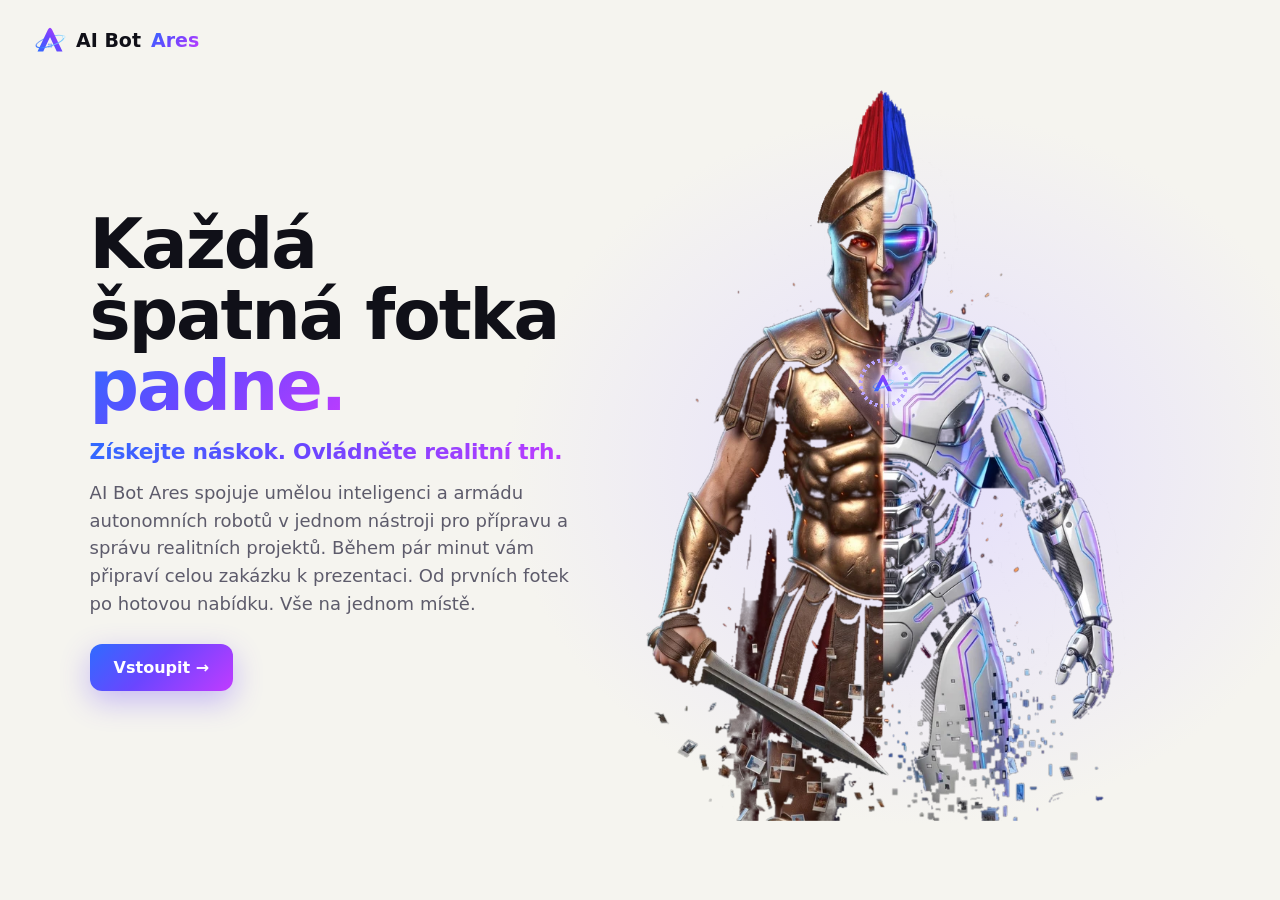
<file: index.html>
<!DOCTYPE html>
<html lang="cs">
<head>
<meta charset="utf-8">
<meta name="viewport" content="width=device-width,initial-scale=1">
<title>AI Bot Ares – Bůh války proti špatným fotkám</title>
<link rel="icon" href="logo.svg" type="image/svg+xml">
<link rel="apple-touch-icon" href="apple-touch-icon.png">
<meta name="description" content="AI Bot Ares připraví fotky a celou inzerci nemovitosti za pár minut. Umělá inteligence a autonomní roboti pro realitní makléře a kanceláře.">
<link rel="canonical" href="https://aibotares.cz/">
<meta name="theme-color" content="#f5f4ef">
<meta property="og:type" content="website">
<meta property="og:site_name" content="AI Bot Ares">
<meta property="og:url" content="https://aibotares.cz/">
<meta property="og:title" content="AI Bot Ares – Každá špatná fotka padne.">
<meta property="og:description" content="Fotky a hotová inzerce nemovitosti za pár minut. Pro realitní makléře a kanceláře.">
<meta property="og:image" content="https://aibotares.cz/og-image.jpg">
<meta property="og:image:width" content="1200"><meta property="og:image:height" content="630">
<meta property="og:locale" content="cs_CZ">
<meta name="twitter:card" content="summary_large_image">
<style>
:root{--ink:#101018;--mut:#5d5b6b;--g:linear-gradient(135deg,#2f6bff 0%,#6a46ff 45%,#c13bff 100%)}
*{box-sizing:border-box}
html,body{margin:0;min-height:100%;background:#f5f4ef;color:var(--ink);font:16px/1.55 -apple-system,"SF Pro Text","Segoe UI",system-ui,sans-serif}
header{position:absolute;z-index:3;top:0;left:0;display:flex;align-items:center;gap:10px;padding:24px 34px;font:800 19px system-ui}
header img{width:32px;height:32px}
header em{font-style:normal;background:var(--g);-webkit-background-clip:text;background-clip:text;color:transparent}
.hero{position:relative;min-height:100vh;display:grid;grid-template-columns:minmax(320px,.9fr) 1.1fr;align-items:center;overflow:hidden;background:radial-gradient(45% 55% at 72% 52%,#e4defc 0%,#f5f4ef 72%)}
.copy{position:relative;z-index:2;padding:0 0 0 clamp(24px,7vw,120px);max-width:640px}
.tag{display:inline-block;border:1px solid #5236ff55;background:#ebe7ff;color:#4a2fe0;border-radius:999px;padding:5px 13px;font:600 12.5px system-ui;letter-spacing:.06em;margin-bottom:18px}
h1{margin:0 0 16px;font:800 clamp(36px,5.4vw,70px)/1.03 system-ui;letter-spacing:-.03em}
h1 span{background:var(--g);-webkit-background-clip:text;background-clip:text;color:transparent}
.copy p{margin:0 0 26px;color:var(--mut);font-size:18px}
.cta{display:inline-flex;gap:8px;align-items:center;background:var(--g);color:#fff;text-decoration:none;font:700 16px system-ui;border-radius:12px;padding:14px 24px;box-shadow:0 10px 30px #6a46ff55}
.cta:hover{transform:translateY(-1px)}
small{display:block;margin-top:14px;color:#5d5b6b;font-size:13px}
.scene{position:absolute;right:2vw;top:50%;transform:translateY(-50%);height:min(92vh,58vw);aspect-ratio:1;z-index:1}
.scene>img{width:100%;height:100%;display:block}
.bits{position:absolute;inset:0;pointer-events:none}
.bit{position:absolute;left:var(--x);top:var(--y);width:var(--s);height:var(--s);opacity:0;border-radius:1px;background:var(--c);animation:build var(--t) cubic-bezier(.3,.6,.3,1) var(--d) infinite}
.bit.ph{width:calc(var(--s)*1.35);border-radius:2px;border:1.5px solid #fff;background:var(--img) center/cover;box-shadow:0 3px 8px #10101826;will-change:transform,opacity}
@keyframes build{
 0%{opacity:0;transform:translate(var(--dx),var(--dy)) rotate(var(--r0)) scale(.7)}
 18%{opacity:1}
 70%{opacity:1}
 100%{opacity:0;transform:translate(0,0) rotate(var(--r1)) scale(1)}}
@media (prefers-reduced-motion:reduce){.bit{display:none}}
@media (max-width:820px){
 .hero{grid-template-columns:1fr;align-items:end;min-height:100svh}
 .scene{right:0;left:0;margin:auto;top:70px;transform:none;height:auto;width:min(100%,52svh)}
 .copy{padding:0 24px 32px;margin-top:62svh}
 .copy p{font-size:16px}
}
.arena{position:relative;height:100vh;background:#05040d;overflow:hidden}
.arena iframe{position:absolute;inset:0;width:100%;height:100%;border:0}
.over{position:absolute;z-index:2;left:clamp(24px,7vw,120px);bottom:9vh;max-width:min(520px,80vw);pointer-events:none}
.over .cta{pointer-events:auto}
.over h2{margin:0 0 12px;font:800 clamp(28px,4vw,52px)/1.05 system-ui;letter-spacing:-.03em}
.over h2 span{background:var(--g);-webkit-background-clip:text;background-clip:text;color:transparent}
.over p{margin:0 0 22px;color:var(--mut);font-size:17px}
button.cta{border:0;cursor:pointer}
html{scroll-behavior:smooth}
.copy p.kick{margin:0 0 12px;width:fit-content;background:var(--g);-webkit-background-clip:text;background-clip:text;color:transparent;font:700 clamp(19px,1.7vw,24px)/1.3 system-ui;letter-spacing:-.01em}

/* arc-reactor style engine on Ares's chest with the logo as its core */
.core{position:absolute;left:var(--cx);top:var(--cy);width:var(--cw);aspect-ratio:1;transform:translate(-50%,-50%);pointer-events:none;z-index:2;border-radius:50%}
.core .rim{position:absolute;inset:0;border-radius:50%;background:radial-gradient(circle at 35% 30%,#ffffff 0%,#f6f7fb 45%,#dfe2ea 75%,#c7cbd6 100%);box-shadow:0 2px 6px #0004,inset 0 -2px 4px #0000001f,inset 0 2px 3px #fff}
.core .coil{position:absolute;inset:6%;border-radius:50%;background:repeating-conic-gradient(#b9a4ff 0 7deg,#ffffff00 7deg 15deg);-webkit-mask:radial-gradient(circle,transparent 58%,#000 60%);mask:radial-gradient(circle,transparent 58%,#000 60%);animation:coilSpin 12s linear infinite;box-shadow:0 0 6px #b9a4ff88}
.core .well{position:absolute;inset:25%;border-radius:50%;background:radial-gradient(circle,#ffffff 0%,#f3eeff 35%,#cdbfff 65%,#a58bff 100%);box-shadow:inset 0 0 4px #6a46ff55,0 0 8px #b9a4ffaa;animation:wellPulse 1.8s ease-in-out infinite}
.core img{position:absolute;inset:30%;width:40%;height:40%;filter:drop-shadow(0 0 2px #fff) drop-shadow(0 0 4px #b9a4ffaa);animation:logoPulse 1.8s ease-in-out infinite}
.core::before{content:"";position:absolute;inset:-45%;border-radius:50%;background:radial-gradient(circle,#c9b8ff77 0%,#a58bff22 38%,transparent 66%);animation:coreGlow 1.8s ease-in-out infinite;z-index:-1}
.core::after{content:"";position:absolute;inset:0;border-radius:50%;border:1.5px solid #cbbcff;opacity:0;animation:coreRing 1.8s ease-out infinite}
@keyframes coilSpin{to{transform:rotate(360deg)}}
@keyframes wellPulse{0%,100%{filter:brightness(.97)}50%{filter:brightness(1.12)}}
@keyframes logoPulse{0%,100%{transform:scale(1)}50%{transform:scale(1.08)}}
@keyframes coreGlow{0%,100%{opacity:.5;transform:scale(.85)}50%{opacity:1;transform:scale(1.12)}}
@keyframes coreRing{0%{opacity:.55;transform:scale(1)}100%{opacity:0;transform:scale(1.8)}}
@media (prefers-reduced-motion:reduce){.core *,.core::before,.core::after{animation:none!important}}
</style>
</head>
<body>
<header><img src="logo.svg" alt="">AI Bot <em>Ares</em></header>
<section class="hero">
 <div class="scene"><img src="ares-light.webp" alt="Ares – půl antický válečník, půl AI kyborg"><div class="bits" id="bits" aria-hidden="true"></div><span class="core" style="--cx:50%;--cy:41%;--cw:7.7%" aria-hidden="true"><i class="coil"></i><img src="logo.svg" alt=""></span></div>
 <div class="copy">
  <h1>Každá špatná fotka <span>padne.</span></h1>
  <p class="kick">Získejte náskok. Ovládněte realitní trh.</p>
  <p>AI Bot Ares spojuje umělou inteligenci a armádu autonomních robotů v jednom nástroji pro přípravu a správu realitních projektů. Během pár minut vám připraví celou zakázku k prezentaci. Od prvních fotek po hotovou nabídku. Vše na jednom místě.</p>
  <a class="cta" id="enter" href="vstup.html">Vstoupit →</a>
 </div>
</section>

<script>
// About 200 photo tiles (plus pixels) fly in from all sides, spin and lock into Ares: he is being built from photos.
(function(){
 const box=document.getElementById('bits'); if(!box) return;
 const small=matchMedia('(max-width:820px)').matches;
 const rnd=(a,b)=>a+Math.random()*(b-a);
 const PH=small?110:200, PX=small?30:60, N=18;
 const pix=['#ffffff','#d9d3ff','#9d8cff','#6f8dff','#c48a52','#8a5a32'];
 // where pieces land: inside the figure, denser in the lower half where the body dissolves
 const spot=()=>{const y=rnd(62,99); return [rnd(16,84),y];};   // only from the feet up to the waist
 const frag=document.createDocumentFragment();
 const add=(cls,x,y,s,c,extra)=>{const e=document.createElement('i');e.className='bit '+cls;
  const ang=rnd(.15,Math.PI-.15), dist=rnd(80,220);   // start below or beside, never above the waist
  const st={'--x':x+'%','--y':y+'%','--s':s+'px','--c':c,'--t':rnd(3.2,6.5)+'s','--d':(-rnd(0,6.5))+'s',
   '--dx':Math.cos(ang)*dist+'px','--dy':(Math.sin(ang)*dist*.8+rnd(20,60))+'px','--r0':rnd(-200,200)+'deg','--r1':rnd(-14,14)+'deg',...extra};
  for(const k in st) e.style.setProperty(k,st[k]); frag.appendChild(e);};
 for(let i=0;i<PH;i++){const [x,y]=spot(); add('ph',x,y,rnd(small?10:12,small?18:24),'',{'--img':`url(t/${i%N}.jpg)`});}
 for(let i=0;i<PX;i++){const [x,y]=spot(); add('',x,y,rnd(3,8),pix[x>50?Math.floor(rnd(0,4)):Math.floor(rnd(3,6))],{});}
 box.appendChild(frag);
})();
</script>
</body>
</html>
</file>
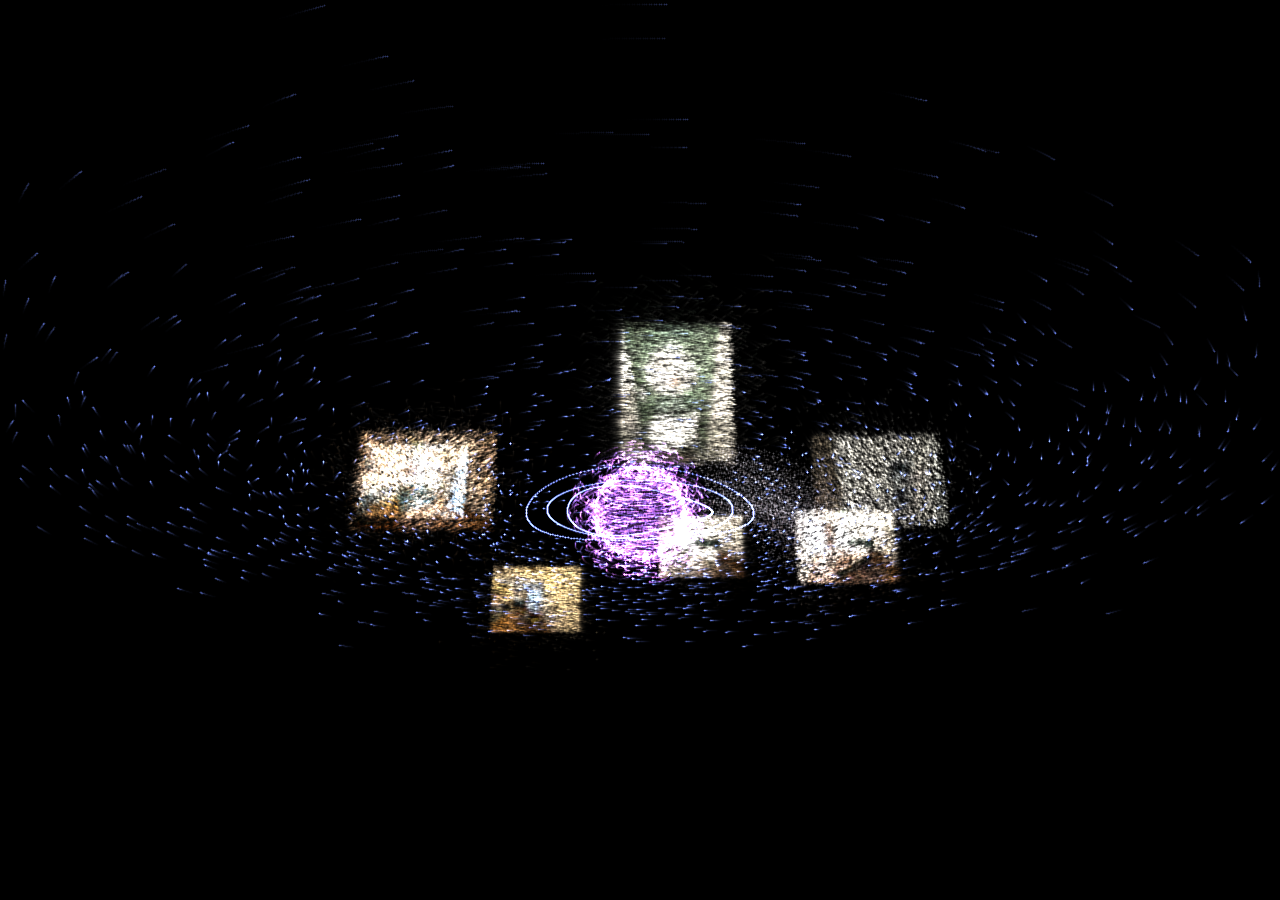
<file: core.html>
<!doctype html>
<html lang="cs"><head><meta charset="utf-8"><title>AI Core · Fotky</title>
<style>
*{box-sizing:border-box}
body{margin:0;background:#04050a;color:#c9d0f5;font:11px/1.4 ui-monospace,Menlo,monospace;overflow:hidden;user-select:none}
#stage{position:fixed;left:0;right:0;top:0;height:66vh;cursor:grab}
#c{width:100%;height:100%;display:block}
#labels{position:absolute;inset:0;pointer-events:none}
.lb{position:absolute;white-space:nowrap;transform:translate(10px,-50%);text-shadow:0 0 6px #000}
.lb b{color:#fff;font-size:12px;letter-spacing:.04em}
.lb i{font-style:normal;color:#8189b8;display:block;font-size:10px}
.lb.on b{color:#9fe8ff}.lb.done b{color:#ffb38a}.lb.done i{color:#ffd2b8}
.lb.core b{color:#d9c8ff;font-size:13px;letter-spacing:.2em}
header{position:fixed;top:0;left:0;right:0;display:flex;justify-content:space-between;align-items:flex-start;padding:12px 18px;z-index:2;pointer-events:none}
header .t{letter-spacing:.14em;color:#fff}header .t small{display:block;color:#7c84b2;letter-spacing:.04em;margin-top:3px}
header .k{display:flex;gap:26px;text-align:right;color:#7c84b2;font-size:10px;letter-spacing:.08em}
header .k b{display:block;color:#fff;font-size:14px;letter-spacing:0}
header .k .hot{color:#ffb38a}
#deck{position:fixed;left:0;right:0;bottom:0;height:34vh;display:grid;grid-template-columns:1.25fr 1fr 1.1fr 1fr;grid-template-rows:1fr 1fr 30px;gap:1px;background:#171a30;border-top:1px solid #23284a}
.p{background:#070913;padding:8px 11px;overflow:hidden;position:relative}
.p h4{margin:0 0 6px;font-size:10px;font-weight:600;letter-spacing:.14em;color:#fff;display:flex;justify-content:space-between}
.p h4 em{font-style:normal;color:#5d6593;margin-right:6px}
.p h4 span{color:#77e8b0;font-weight:400;letter-spacing:.04em}
.p h4 span:before{content:"● "}
.log div{white-space:nowrap;overflow:hidden;text-overflow:ellipsis;color:#9aa2cf}
.log div b{color:#5d6593;font-weight:400;margin-right:8px}.log div u{text-decoration:none;color:#fff}
#grid{display:grid;grid-template-columns:repeat(24,1fr);gap:2px}
#grid i{height:9px;background:#1b1f3a;border-radius:1px;transition:background .3s}
#grid i.r{background:#3d6dff}#grid i.d{background:#ffb38a}
.row{display:flex;align-items:center;gap:8px;margin:3px 0;white-space:nowrap}
.row .n{width:92px;color:#fff}.row .s{color:#7c84b2;width:96px;text-align:right}
.bar{flex:1;height:7px;background:#151935;border-radius:2px;overflow:hidden}.bar i{display:block;height:100%;background:linear-gradient(90deg,#3d6dff,#9fe8ff);width:0;transition:width .3s}
.row.act .n{color:#9fe8ff}.row.act{background:#0e1330}
.feed #feed>div{display:flex;justify-content:space-between;color:#9aa2cf}.feed #feed>div b{color:#77e8b0;font-weight:400}
.led div{display:flex;gap:10px;align-items:center;margin:3px 0}.led img{width:40px;height:30px;object-fit:cover;border-radius:2px}
.led .v{color:#ffb38a}.led .m{color:#7c84b2}
#spark{width:100%;height:calc(100% - 20px)}
#status{grid-column:1/-1;background:#070913;display:flex;align-items:center;gap:22px;padding:0 12px;color:#7c84b2}
#status b{color:#fff;font-weight:400}#status .cmd{color:#9fe8ff}
#status .cur{display:inline-block;width:7px;height:12px;background:#9fe8ff;vertical-align:middle;animation:bl 1s steps(1) infinite}
@keyframes bl{50%{opacity:0}}
header,#deck,#labels,.feed{display:none!important}#stage{position:fixed!important;inset:0!important;top:0!important;height:100vh!important}#c{width:100%!important;height:100%!important}</style></head><body>
<div id="stage"><canvas id="c"></canvas><div id="labels"></div></div>
<header><div class="t">REALESTATE / AI CORE<small>fotky z bytu → robot → fotka do inzerátu</small></div>
<div class="k"><div>FOTKY<b id="kN">0 / 0</b></div><div>BODŮ PŘEČTENO<b id="kP">0</b></div><div>PRŮMĚRNÝ JAS<b id="kL" class="hot">–</b></div><div>ROBOTŮ AKTIVNÍCH<b id="kR">0</b></div></div></header>
<div id="deck">
 <div class="p log"><h4><span style="color:#fff;font-weight:600"><em>01</em>DENÍK ROBOTŮ</span><span id="liveN">0 robotů</span></h4><div id="log"></div></div>
 <div class="p"><h4><span style="color:#fff;font-weight:600"><em>02</em>FRONTA FOTEK</span><span>zpracovávám</span></h4><div id="grid"></div><div style="margin-top:8px;color:#7c84b2" id="gridTxt"></div></div>
 <div class="p"><h4><span style="color:#fff;font-weight:600"><em>03</em>TÝM ROBOTŮ</span><span>jádro řídí</span></h4><div id="team"></div></div>
 <div class="p feed"><h4><span style="color:#fff;font-weight:600"><em>04</em>KONTROLA</span><span>průběžně</span></h4><div id="feed"></div></div>
 <div class="p"><h4><span style="color:#fff;font-weight:600"><em>05</em>ZDROJE</span><span>fotky z bytu</span></h4><div id="src"></div></div>
 <div class="p led"><h4><span style="color:#fff;font-weight:600"><em>06</em>HOTOVÉ FOTKY</span><span id="doneN">0 hotovo</span></h4><div id="ledger"></div></div>
 <div class="p"><h4><span style="color:#fff;font-weight:600"><em>07</em>PROPUSTNOST</span><span>bodů / s</span></h4><canvas id="spark"></canvas></div>
 <div class="p"><h4><span style="color:#fff;font-weight:600"><em>08</em>VÝSLEDEK</span><span>před → po</span></h4><div id="res"></div></div>
 <div id="status"><span>core ›</span><span class="cmd" id="cmd">připravuji</span><span class="cur"></span><span style="margin-left:auto">fáze: <b id="ph">čtení</b></span><span>fotka: <b id="cur">–</b></span><span>výstup: <b>[schválení makléřem]</b></span></div>
</div>
<script>
const PHOTOS=[{"w": 4032, "h": 3024, "src": "[data-uri]", "enh": "[data-uri]", "L0": 56, "L1": 74}, {"w": 4032, "h": 3024, "src": "[data-uri]", "enh": "[data-uri]", "L0": 57, "L1": 74}, {"w": 4032, "h": 3024, "src": "[data-uri]", "enh": "[data-uri]", "L0": 53, "L1": 74}, {"w": 4032, "h": 3024, "src": "[data-uri]", "enh": "[data-uri]", "L0": 60, "L1": 74}, {"w": 4032, "h": 3024, "src": "[data-uri]", "enh": "[data-uri]", "L0": 45, "L1": 74}, {"w": 3024, "h": 4032, "src": "[data-uri]", "enh": "[data-uri]", "L0": 45, "L1": 74}, {"w": 5712, "h": 4284, "src": "[data-uri]", "enh": "[data-uri]", "L0": 53, "L1": 74}];
const TEAM=[["Analýza","rozkládá fotku"],["Rovnání","svislice"],["Světlo","jas a barvy"],["Čištění","šum, odlesky"],["Kontrola","hlídá přehnání"]];
const cv=document.getElementById('c'),ctx=cv.getContext('2d'),labels=document.getElementById('labels');
let W,H,buf,img,DPR=1;
function resize(){W=cv.clientWidth;H=cv.clientHeight;cv.width=W;cv.height=H;buf=new Float32Array(W*H*3);img=ctx.createImageData(W,H)}
addEventListener('resize',resize);resize();
// ---- scene ----
const R=330,N=PHOTOS.length,clusters=[];
let rotY=0,tilt=-.32,drag=null,autoSpin=.0016;
const stage=document.getElementById('stage');
stage.onpointerdown=e=>{drag={x:e.clientX,y:e.clientY,r:rotY,t:tilt};stage.style.cursor='grabbing'};
onpointerup=()=>{drag=null;stage.style.cursor='grab'};
onpointermove=e=>{if(!drag)return;rotY=drag.r+(e.clientX-drag.x)*.006;tilt=Math.max(-1,Math.min(.4,drag.t+(e.clientY-drag.y)*.004))};
function proj(x,y,z){const c=Math.cos(rotY),s=Math.sin(rotY);let X=x*c-z*s,Z=x*s+z*c;const ct=Math.cos(tilt),st=Math.sin(tilt);let Y=y*ct-Z*st;Z=y*st+Z*ct;const f=Math.min(W*.62,H*1.75)/(Z+1100);return[W/2+X*f,H*.57+Y*f,f,Z]}
function splat(x,y,r,g,b,a){x|=0;y|=0;if(x<1||y<1||x>=W-1||y>=H-1)return;let i=(y*W+x)*3;buf[i]+=r*a;buf[i+1]+=g*a;buf[i+2]+=b*a;a*=.35;for(const o of[3,-3,W*3,-W*3]){buf[i+o]+=r*a;buf[i+o+1]+=g*a;buf[i+o+2]+=b*a}}
function loadImg(src){return new Promise(r=>{const im=new Image();im.onload=()=>r(im);im.src=src})}
function pixels(im){const c=document.createElement('canvas');c.width=im.width;c.height=im.height;const x=c.getContext('2d');x.drawImage(im,0,0);return x.getImageData(0,0,im.width,im.height)}
const core=[],dust=[],fly=[];
for(let i=0;i<2200;i++){const u=Math.random()*2-1,t=Math.random()*6.283,rr=62+Math.random()**3*40,s=Math.sqrt(1-u*u);core.push([rr*s*Math.cos(t),rr*u,rr*s*Math.sin(t),Math.random()])}
for(let i=0;i<1600;i++){const a=Math.random()*6.283,rr=180+Math.random()*560;dust.push([Math.cos(a)*rr,(Math.random()-.5)*260*Math.random(),Math.sin(a)*rr,Math.random()])}
const ui={log:[],live:0,done:[],pts:0,spark:[]};
async function init(){
 for(let k=0;k<N;k++){
  const p=PHOTOS[k],a=k/N*6.283+.3,y=(k%2?-1:1)*40+(k%3-1)*22;
  const s=pixels(await loadImg(p.src)),e=pixels(await loadImg(p.enh));
  const pts=[],w=s.width,h=s.height,sc=150/Math.max(w,h);
  for(let j=0;j<w*h;j+=1){const x=j%w,yy=(j/w)|0;if(Math.random()>.62)continue;const q=j*4;
   const halo=Math.random()<.22,gx=halo?(Math.random()+Math.random()+Math.random()-1.5)*46:0,gy=halo?(Math.random()+Math.random()+Math.random()-1.5)*46:0;
   pts.push({halo,lx:(x-w/2)*sc+gx,ly:(yy-h/2)*sc+gy,lz:(Math.random()-.5)*(halo?120:26),c0:[s.data[q],s.data[q+1],s.data[q+2]],c1:[e.data[q],e.data[q+1],e.data[q+2]],st:0,ph:Math.random()*6.283,fl:0})}
  clusters.push({x:Math.cos(a)*R,y,z:Math.sin(a)*R,pts,p,k,state:'wait',prog:0,el:mkLabel(),order:null,emit:0,back:0});
 }
 coreLabel=mkLabel('core');
 buildDeck();requestAnimationFrame(loop);
}
let coreLabel;
function mkLabel(cls=''){const d=document.createElement('div');d.className='lb '+cls;labels.appendChild(d);return d}
// ---- sequencing ----
let active=-1,phaseT=0,cycle=0;
function startNext(){active=(active+1)%N;if(active===0&&cycle++>0){for(const c of clusters){c.state='wait';c.prog=0;for(const q of c.pts){q.st=0;q.fl=0}}ui.done=[];renderLedger()}
 const c=clusters[active];c.state='read';c.order=c.pts.map((_,i)=>i).sort(()=>Math.random()-.5);c.emit=0;c.back=0;
 say('Analýza',`otevírám fotku ${pad(active+1)} · ${c.p.w}×${c.p.h}`);setCmd(`posílám fotku ${pad(active+1)} robotům, čtu každý bod`);}
const pad=n=>String(n).padStart(2,'0');
function bez(a,b,c,t){const u=1-t;return u*u*a+2*u*t*b+t*t*c}
function cpos(c,q,t){const bw=Math.sin(t*.9+q.ph)*(q.halo?16:3);
 // billboard: local offsets rotate with camera so the photo always faces the viewer
 const cs=Math.cos(rotY),sn=Math.sin(rotY);return[c.x+q.lx*cs+(q.lz+bw)*sn,c.y+q.ly,c.z-q.lx*sn+(q.lz+bw)*cs]}
let last=performance.now(),T=0,pps=0;
function loop(now){const dt=Math.min(.05,(now-last)/1000);last=now;T+=dt;if(!drag)rotY+=autoSpin;
 for(let i=0;i<buf.length;i++)buf[i]*=.86;
 // dust
 for(const d of dust){const a=T*.02+d[3];const[x,y]=proj(d[0]*Math.cos(a*.1)-d[2]*Math.sin(a*.1),d[1],d[0]*Math.sin(a*.1)+d[2]*Math.cos(a*.1));splat(x,y,90,110,200,.25+.3*Math.sin(T*2+d[3]*9)**2)}
 // core
 const load=ui.live/40;
 for(const p of core){const a=T*.5+p[3]*.3;const x=p[0]*Math.cos(a)-p[2]*Math.sin(a),z=p[0]*Math.sin(a)+p[2]*Math.cos(a);const[X,Y,f]=proj(x,p[1],z);const br=.35+.5*load+.25*Math.sin(T*3+p[3]*20);splat(X,Y,150+p[3]*80,120,255,br*f)}
 for(let r=0;r<3;r++){const rr=100+r*28,n=180;for(let i=0;i<n;i++){const a=i/n*6.283+T*(.3+r*.17)*(r%2?-1:1);const x=Math.cos(a)*rr,z=Math.sin(a)*rr,y=Math.sin(a*2+r)*8;const[X,Y]=proj(x,y*(r-1),z);splat(X,Y,120,140,255,.18+.25*load)}}
 // clusters
 if(active<0||clusters[active].state==='done'&&fly.length===0){phaseT+=dt;if(phaseT>(active<0?.5:1.2)){phaseT=0;startNext()}}
 const A=active>=0?clusters[active]:null;
 if(A&&A.state==='read'){const rate=Math.ceil(A.pts.length/5.5*dt);for(let i=0;i<rate&&A.emit<A.order.length;i++){const qi=A.order[A.emit++],q=A.pts[qi];q.st=1;fly.push({c:A,q,t:0,dir:0,sp:.55+Math.random()*.35,lift:(Math.random()-.5)*260})}
  ui.live=Math.min(40,8+Math.round(A.emit/60));if(A.emit>=A.order.length){A.state='proc';setPhase('jádro upravuje');say('Světlo',`fotka ${pad(A.k+1)}: jas ${A.p.L0} → ${A.p.L1}, barvy +18 %`);say('Kontrola','žádné přehnání, okna nepřepálená')}}
 if(A&&A.state!=='wait')A.prog=Math.min(1,A.back/A.pts.length);
 // flying particles
 let moved=0;
 for(let i=fly.length-1;i>=0;i--){const f=fly[i];f.t+=dt*f.sp;moved++;
  const P=cpos(f.c,f.q,T);
  let x,y,z,col;
  if(f.dir===0){x=bez(P[0],(P[0])*.35,0,f.t);y=bez(P[1],-120+f.lift*.4,0,f.t);z=bez(P[2],P[2]*.35+f.lift,0,f.t);col=f.q.c0}
  else{x=bez(0,P[0]*.4+f.lift,P[0],f.t);y=bez(0,140+f.lift*.3,P[1],f.t);z=bez(0,P[2]*.4,P[2],f.t);col=f.q.c1}
  const[X,Y,fz]=proj(x,y,z);const k=f.dir?1.5:1.1;splat(X,Y,col[0]*k+30,col[1]*k+30,col[2]*k+50,.42*fz);
  if(f.t>=1){if(f.dir===0){f.dir=1;f.t=-Math.random()*.6;f.lift=(Math.random()-.5)*300}else{f.q.st=2;f.q.fl=1;f.c.back++;fly.splice(i,1);
    if(f.c.back===f.c.pts.length){f.c.state='done';finish(f.c)}}}}
 pps=pps*.95+moved/dt*.05;ui.pts+=moved;
 // draw clusters
 for(const c of clusters){for(const q of c.pts){if(q.st===1)continue;const P=cpos(c,q,T);const[X,Y,fz]=proj(P[0],P[1],P[2]);const col=q.st===2?q.c1:q.c0;const g=q.st===2?1+q.fl*3:(c===A?.9:.62);q.fl*=.94;splat(X+(q.halo?Math.sin(T*.7+q.ph)*6:0),Y,col[0]*g,col[1]*g,col[2]*g,(q.halo?.06:.17)*fz/.72)}
  if(c.state==='done'||c===A&&c.state==='proc'){const[X,Y,fz]=proj(c.x,c.y,c.z);ring(X,Y,95*fz*(1+.04*Math.sin(T*3)),[255,170,120],.5)}}
 // flush
 const d=img.data;for(let i=0,j=0;i<buf.length;i+=3,j+=4){const r=buf[i],g=buf[i+1],b=buf[i+2];d[j]=r>255?255:r;d[j+1]=g>255?255:g;d[j+2]=b>255?255:b;d[j+3]=255}
 ctx.putImageData(img,0,0);
 // labels
 for(const c of clusters){const[X,Y,fz,Z]=proj(c.x,c.y-c.p.h/c.p.w*80-14,c.z);const el=c.el;el.style.left=(X+60*fz)+'px';el.style.top=Y+'px';el.style.opacity=Z>380?.35:1;
  el.className='lb '+(c.state==='done'?'done':c===A?'on':'');
  el.innerHTML=c.state==='done'?`<b>fotka ${pad(c.k+1)} · hotovo</b><i>jas ${c.p.L0} → ${c.p.L1} · připraveno k inzerci</i>`:`<b>fotka ${pad(c.k+1)}</b><i>${c.p.w}×${c.p.h} · ${c===A?(c.state==='read'?'čtu body':'vrací se upravená '+Math.round(c.prog*100)+' %'):'čeká'}</i>`}
 {const[X,Y]=proj(0,-150,0);coreLabel.style.left=(X-50)+'px';coreLabel.style.top=Y+'px';coreLabel.innerHTML=`<b>AI CORE</b><i>${ui.live} robotů · ${Math.round(pps)} b/s</i>`}
 if(A&&A.state==='proc'&&A.back>0)setPhase('vracím upravenou fotku');
 tickDeck(dt);requestAnimationFrame(loop)}
function ring(X,Y,r,c,a){for(let i=0;i<120;i++){const t=i/120*6.283;splat(X+Math.cos(t)*r,Y+Math.sin(t)*r*.92,c[0],c[1],c[2],a)}}
function finish(c){ui.done.unshift(c);ui.live=4;say('Kontrola',`fotka ${pad(c.k+1)} schválena · uloženo jako varianta`);setCmd(`fotka ${pad(c.k+1)} hotová, beru další`);renderLedger()}
// ---- deck ----
let feedT=0,logEl,teamEls=[];
function buildDeck(){logEl=document.getElementById('log');
 const g=document.getElementById('grid');for(let i=0;i<N*24;i++)g.appendChild(document.createElement('i'));
 document.getElementById('team').innerHTML=TEAM.map((t,i)=>`<div class="row" id="tm${i}"><span class="n">${t[0]}</span><span class="bar"><i></i></span><span class="s">${t[1]}</span></div>`).join('');
 document.getElementById('src').innerHTML=clusters.map(c=>`<div class="row" id="sr${c.k}"><span class="n">fotka ${pad(c.k+1)}</span><span class="bar"><i></i></span><span class="s">čeká</span></div>`).join('')}
function say(who,txt){const t=new Date();ui.log.unshift(`<b>${t.toTimeString().slice(0,8)}</b><u>${who}</u> · ${txt}`);ui.log=ui.log.slice(0,7);logEl.innerHTML=ui.log.map(l=>`<div>${l}</div>`).join('')}
function setCmd(t){document.getElementById('cmd').textContent=t}
function setPhase(t){document.getElementById('ph').textContent=t}
function renderLedger(){document.getElementById('ledger').innerHTML=ui.done.slice(0,4).map(c=>`<div><img src="${c.p.enh}"><span>fotka ${pad(c.k+1)}</span><span class="v">jas ${c.p.L0} → ${c.p.L1}</span><span class="m">ok</span></div>`).join('');document.getElementById('doneN').textContent=ui.done.length+' hotovo';
 const L0=ui.done.reduce((s,c)=>s+c.p.L0,0)/(ui.done.length||1),L1=ui.done.reduce((s,c)=>s+c.p.L1,0)/(ui.done.length||1);
 document.getElementById('res').innerHTML=ui.done.length?`<div class="row"><span class="n">jas před</span><span class="bar"><i style="width:${L0}%;background:#555c88"></i></span><span class="s">${Math.round(L0)}</span></div><div class="row"><span class="n">jas po</span><span class="bar"><i style="width:${L1}%;background:linear-gradient(90deg,#ff8a5c,#ffd2b8)"></i></span><span class="s">${Math.round(L1)}</span></div><div class="row"><span class="n">cíl fotografa</span><span class="bar"><i style="width:74%;background:#2d3566"></i></span><span class="s">74</span></div><div style="color:#7c84b2;margin-top:6px">nic se nezveřejní bez schválení makléřem</div>`:'<div style="color:#5d6593">čekám na první hotovou fotku</div>';
 document.getElementById('kL').textContent=ui.done.length?`${Math.round(L0)} → ${Math.round(L1)}`:'–'}
const sp=document.getElementById('spark'),sx=sp.getContext('2d');
function tickDeck(dt){const A=active>=0?clusters[active]:null;
 document.getElementById('kN').textContent=`${ui.done.length} / ${N}`;document.getElementById('kP').textContent=ui.pts.toLocaleString('cs-CZ');document.getElementById('kR').textContent=ui.live;document.getElementById('liveN').textContent=ui.live+' robotů';
 if(A)document.getElementById('cur').textContent='fotka '+pad(A.k+1);
 const cells=document.querySelectorAll('#grid i');clusters.forEach(c=>{const p=c.state==='done'?24:c.state==='wait'?0:Math.floor((c.state==='read'?c.emit/c.pts.length*.5:.5+c.prog*.5)*24);for(let i=0;i<24;i++)cells[c.k*24+i].className=i<p?(c.state==='done'?'d':'r'):''});
 document.getElementById('gridTxt').textContent=`${ui.done.length} hotovo · ${A&&A.state!=='done'?1:0} v práci · ${N-ui.done.length-(A&&A.state!=='done'?1:0)} čeká`;
 clusters.forEach(c=>{const r=document.getElementById('sr'+c.k);const v=c.state==='done'?1:c.state==='wait'?0:c.emit/c.pts.length;r.querySelector('i').style.width=v*100+'%';r.querySelector('.s').textContent=c.state==='done'?'hotovo':c.state==='read'?'čtu':c.state==='proc'?'upravuji':'čeká';r.classList.toggle('act',c===A&&c.state!=='done')});
 const ph=A?A.state:'wait';TEAM.forEach((t,i)=>{const on=ph==='read'?i<2:ph==='proc'?i>=1:false;const r=document.getElementById('tm'+i);r.classList.toggle('act',on);r.querySelector('i').style.width=(on?55+40*Math.abs(Math.sin(T*1.3+i)):8)+'%'});
 feedT+=dt;if(feedT>.7&&A&&A.state!=='done'){feedT=0;const f=document.getElementById('feed');const items=['svislice srovnány','bílá vyvážena','stíny projasněny','okna drží kresbu','šum odstraněn','barvy nábytku čitelné','žádné vymyšlené detaily'];const d=document.createElement('div');d.innerHTML=`<span>fotka ${pad(A.k+1)} · ${items[(Math.random()*items.length)|0]}</span><b>ok</b>`;f.prepend(d);while(f.children.length>7)f.lastChild.remove()}
 ui.spark.push(pps);if(ui.spark.length>160)ui.spark.shift();sp.width=sp.clientWidth;sp.height=sp.clientHeight;const m=Math.max(1,...ui.spark);
 ['#3d6dff','#9fe8ff','#ffb38a'].forEach((col,j)=>{sx.strokeStyle=col;sx.globalAlpha=j?.55:1;sx.beginPath();ui.spark.forEach((v,i)=>{const y=sp.height-6-(v/m)*(sp.height-14)*(1-j*.18)+Math.sin(i*.3+j+T)*2*j;i?sx.lineTo(i/160*sp.width,y):sx.moveTo(0,y)});sx.stroke()});sx.globalAlpha=1}
init();
</script></body></html>
</file>
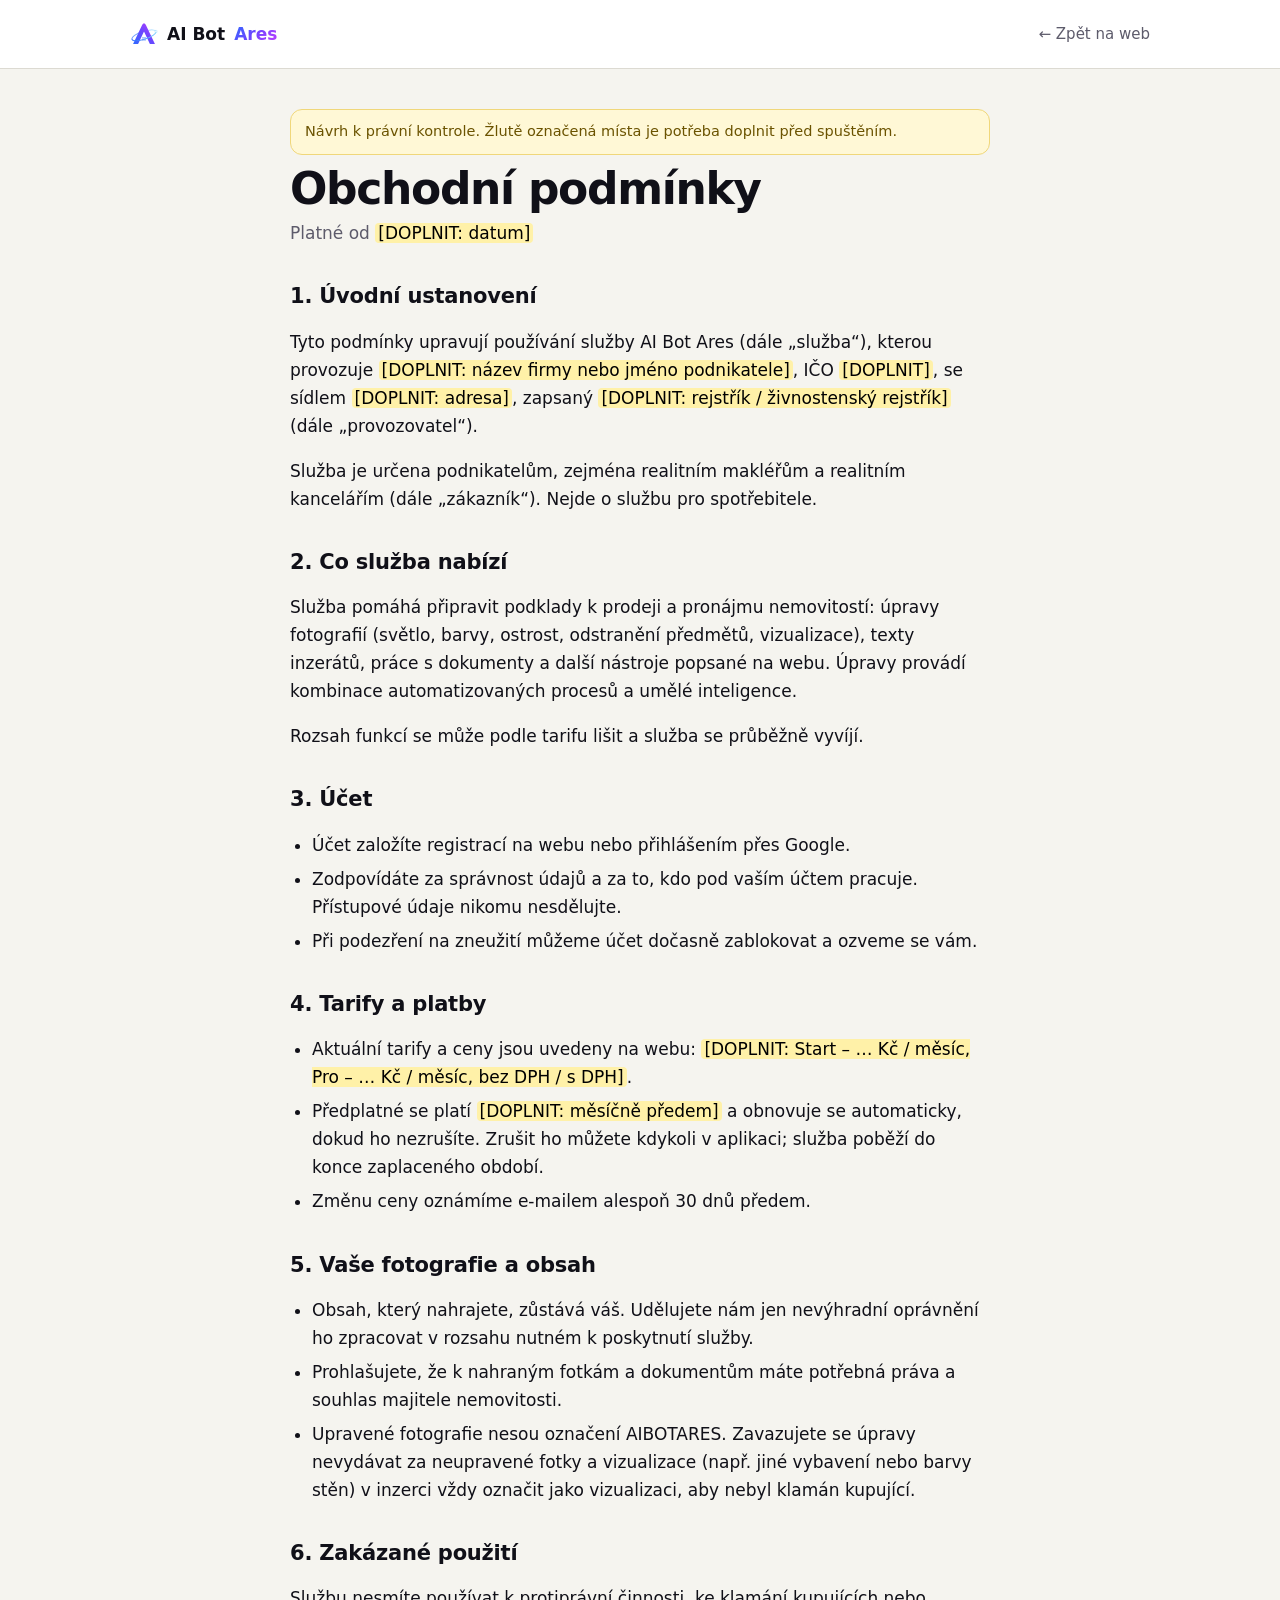
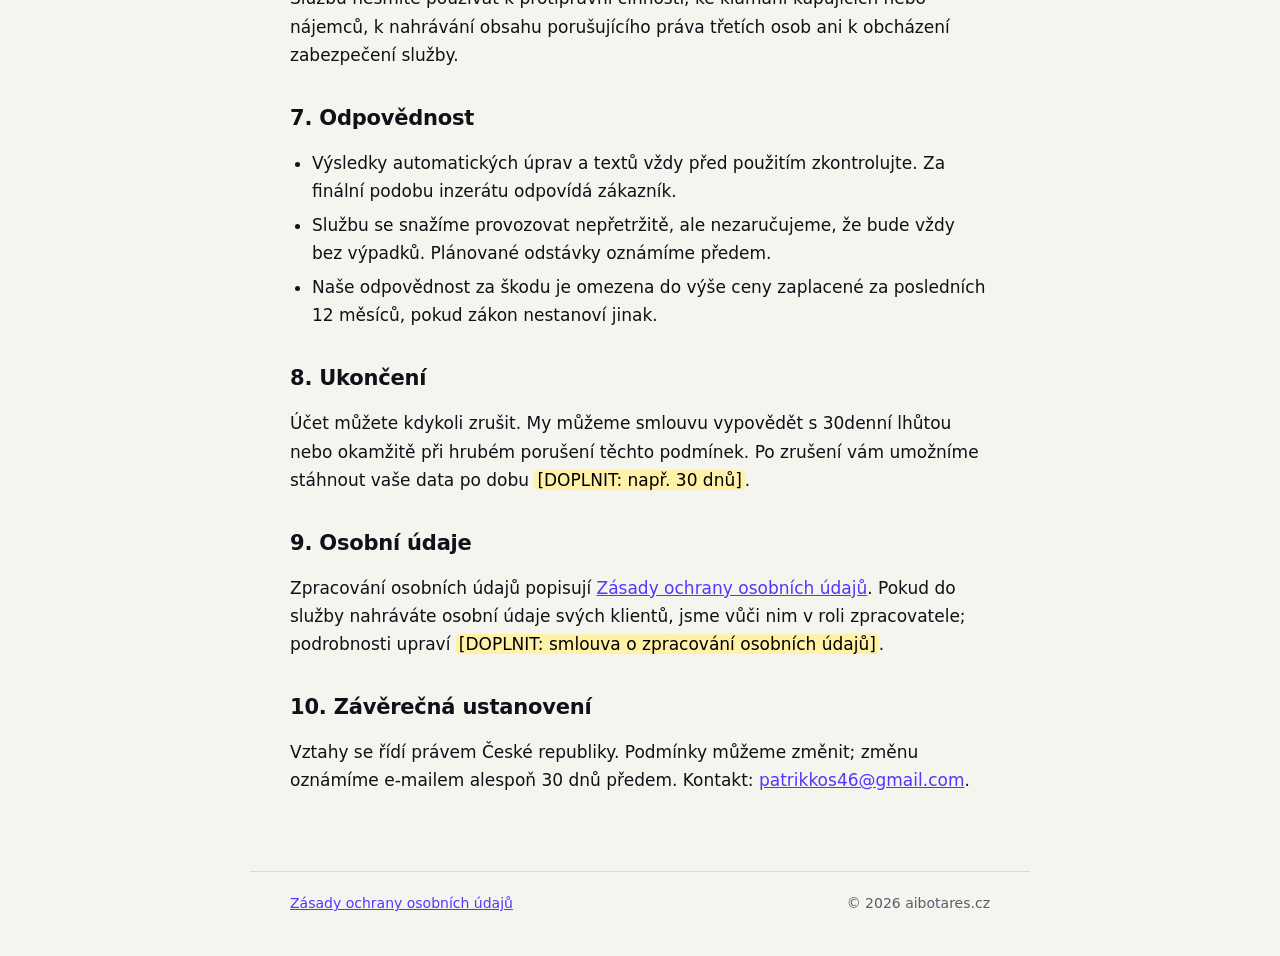
<file: obchodni-podminky.html>
<!DOCTYPE html>
<html lang="cs">
<head>
<meta charset="utf-8">
<meta name="viewport" content="width=device-width,initial-scale=1">
<title>Obchodní podmínky · AI Bot Ares</title>
<meta name="description" content="Obchodní podmínky služby AI Bot Ares pro realitní makléře a kanceláře.">
<meta name="robots" content="noindex">
<link rel="icon" href="logo.svg" type="image/svg+xml">
<link rel="stylesheet" href="pravni.css">
</head>
<body>
<header class="top"><div class="wrap"><a class="brand" href="index.html"><img src="logo.svg" alt="">AI Bot <em>Ares</em></a><a class="back" href="vstup.html">← Zpět na web</a></div></header>
<main class="wrap doc">
<p class="draft" role="note">Návrh k&nbsp;právní kontrole. Žlutě označená místa je potřeba doplnit před spuštěním.</p>
<h1>Obchodní podmínky</h1>
<p class="meta">Platné od <mark>[DOPLNIT: datum]</mark></p>

<h2>1. Úvodní ustanovení</h2>
<p>Tyto podmínky upravují používání služby AI Bot Ares (dále „služba“), kterou provozuje <mark>[DOPLNIT: název firmy nebo jméno podnikatele]</mark>, IČO <mark>[DOPLNIT]</mark>, se sídlem <mark>[DOPLNIT: adresa]</mark>, zapsaný <mark>[DOPLNIT: rejstřík / živnostenský rejstřík]</mark> (dále „provozovatel“).</p>
<p>Služba je určena podnikatelům, zejména realitním makléřům a realitním kancelářím (dále „zákazník“). Nejde o službu pro spotřebitele.</p>

<h2>2. Co služba nabízí</h2>
<p>Služba pomáhá připravit podklady k&nbsp;prodeji a pronájmu nemovitostí: úpravy fotografií (světlo, barvy, ostrost, odstranění předmětů, vizualizace), texty inzerátů, práce s&nbsp;dokumenty a další nástroje popsané na webu. Úpravy provádí kombinace automatizovaných procesů a umělé inteligence.</p>
<p>Rozsah funkcí se může podle tarifu lišit a služba se průběžně vyvíjí.</p>

<h2>3. Účet</h2>
<ul>
<li>Účet založíte registrací na webu nebo přihlášením přes Google.</li>
<li>Zodpovídáte za správnost údajů a za to, kdo pod vaším účtem pracuje. Přístupové údaje nikomu nesdělujte.</li>
<li>Při podezření na zneužití můžeme účet dočasně zablokovat a ozveme se vám.</li>
</ul>

<h2>4. Tarify a platby</h2>
<ul>
<li>Aktuální tarify a ceny jsou uvedeny na webu: <mark>[DOPLNIT: Start – … Kč / měsíc, Pro – … Kč / měsíc, bez DPH / s DPH]</mark>.</li>
<li>Předplatné se platí <mark>[DOPLNIT: měsíčně předem]</mark> a obnovuje se automaticky, dokud ho nezrušíte. Zrušit ho můžete kdykoli v aplikaci; služba poběží do konce zaplaceného období.</li>
<li>Změnu ceny oznámíme e-mailem alespoň 30 dnů předem.</li>
</ul>

<h2>5. Vaše fotografie a obsah</h2>
<ul>
<li>Obsah, který nahrajete, zůstává váš. Udělujete nám jen nevýhradní oprávnění ho zpracovat v&nbsp;rozsahu nutném k&nbsp;poskytnutí služby.</li>
<li>Prohlašujete, že k&nbsp;nahraným fotkám a dokumentům máte potřebná práva a souhlas majitele nemovitosti.</li>
<li>Upravené fotografie nesou označení AIBOTARES. Zavazujete se úpravy nevydávat za neupravené fotky a vizualizace (např. jiné vybavení nebo barvy stěn) v&nbsp;inzerci vždy označit jako vizualizaci, aby nebyl klamán kupující.</li>
</ul>

<h2>6. Zakázané použití</h2>
<p>Službu nesmíte používat k&nbsp;protiprávní činnosti, ke klamání kupujících nebo nájemců, k&nbsp;nahrávání obsahu porušujícího práva třetích osob ani k&nbsp;obcházení zabezpečení služby.</p>

<h2>7. Odpovědnost</h2>
<ul>
<li>Výsledky automatických úprav a textů vždy před použitím zkontrolujte. Za finální podobu inzerátu odpovídá zákazník.</li>
<li>Službu se snažíme provozovat nepřetržitě, ale nezaručujeme, že bude vždy bez výpadků. Plánované odstávky oznámíme předem.</li>
<li>Naše odpovědnost za škodu je omezena do výše ceny zaplacené za posledních 12 měsíců, pokud zákon nestanoví jinak.</li>
</ul>

<h2>8. Ukončení</h2>
<p>Účet můžete kdykoli zrušit. My můžeme smlouvu vypovědět s&nbsp;30denní lhůtou nebo okamžitě při hrubém porušení těchto podmínek. Po zrušení vám umožníme stáhnout vaše data po dobu <mark>[DOPLNIT: např. 30 dnů]</mark>.</p>

<h2>9. Osobní údaje</h2>
<p>Zpracování osobních údajů popisují <a href="zasady-ochrany-osobnich-udaju.html">Zásady ochrany osobních údajů</a>. Pokud do služby nahráváte osobní údaje svých klientů, jsme vůči nim v&nbsp;roli zpracovatele; podrobnosti upraví <mark>[DOPLNIT: smlouva o zpracování osobních údajů]</mark>.</p>

<h2>10. Závěrečná ustanovení</h2>
<p>Vztahy se řídí právem České republiky. Podmínky můžeme změnit; změnu oznámíme e-mailem alespoň 30 dnů předem. Kontakt: <a href="mailto:patrikkos46@gmail.com">patrikkos46@gmail.com</a>.</p>
</main>
<footer class="wrap foot"><a href="zasady-ochrany-osobnich-udaju.html">Zásady ochrany osobních údajů</a><span>© 2026 aibotares.cz</span></footer>
</body>
</html>
</file>
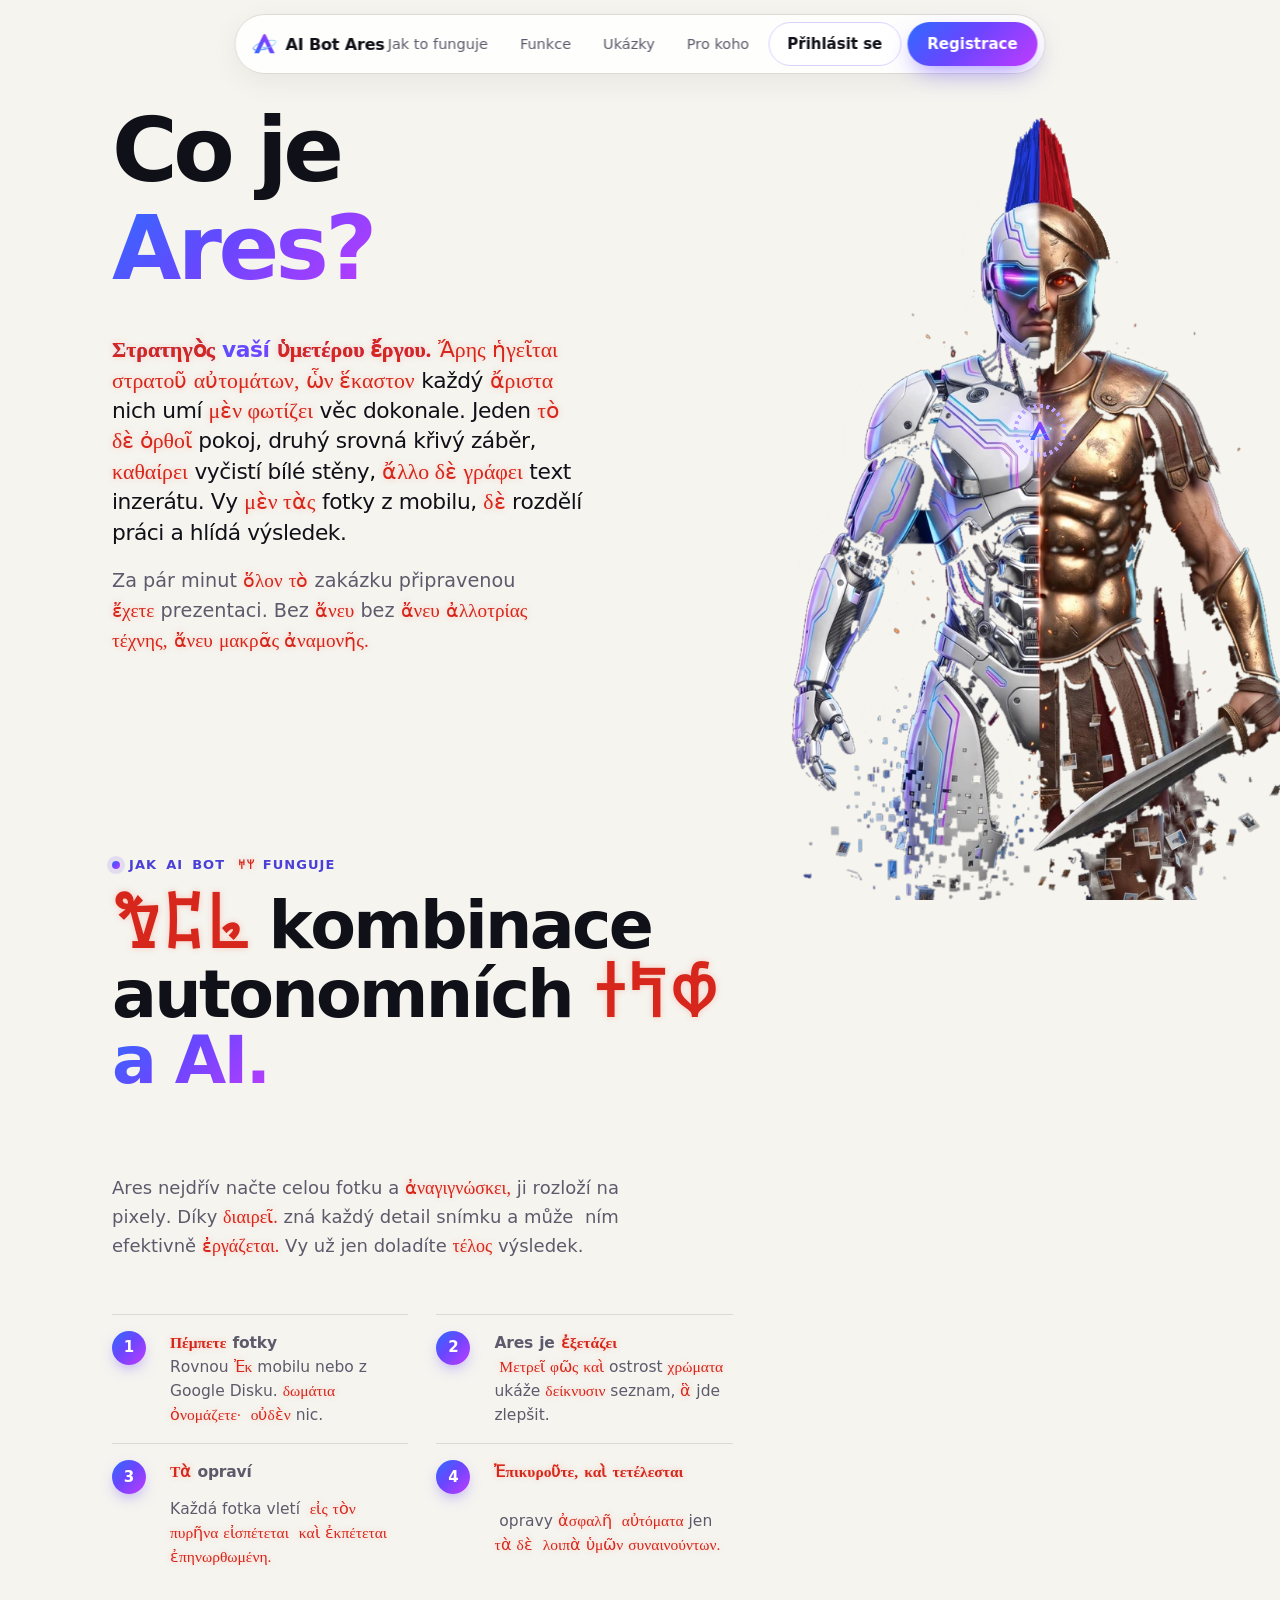
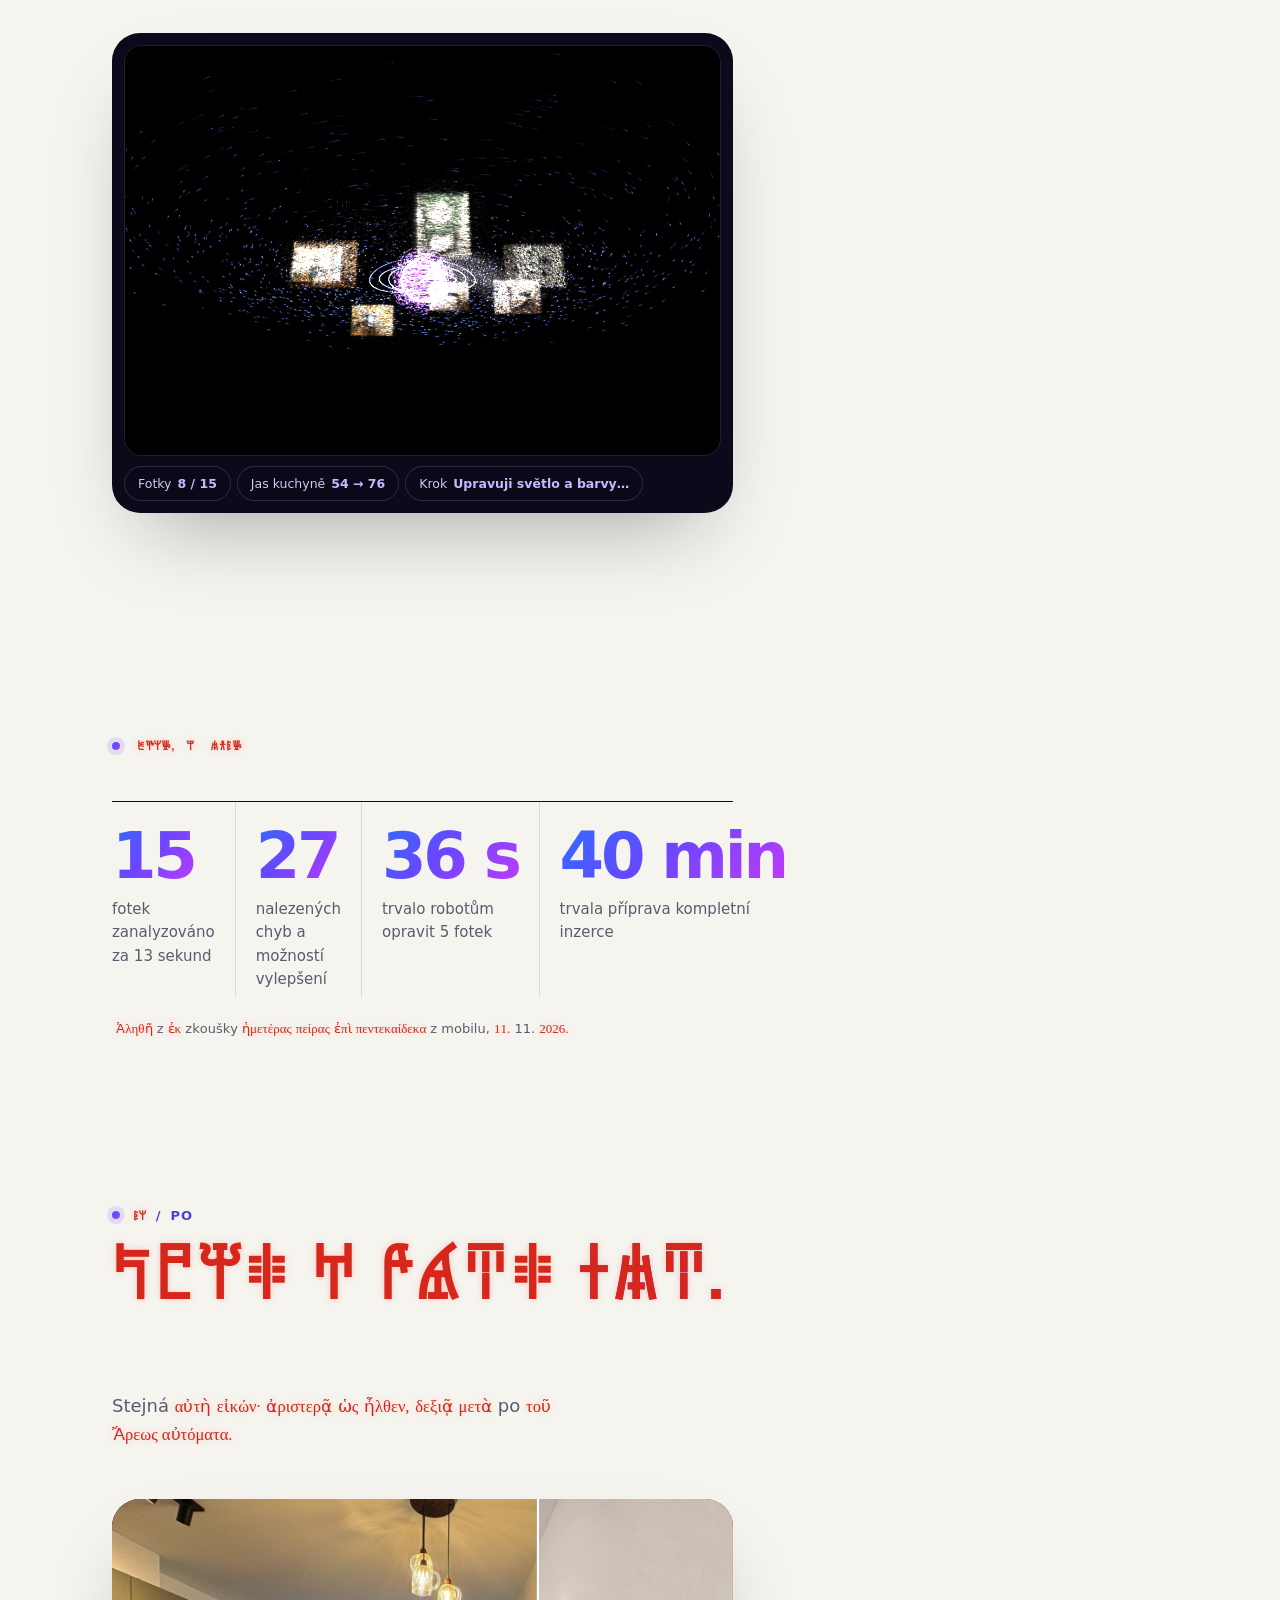
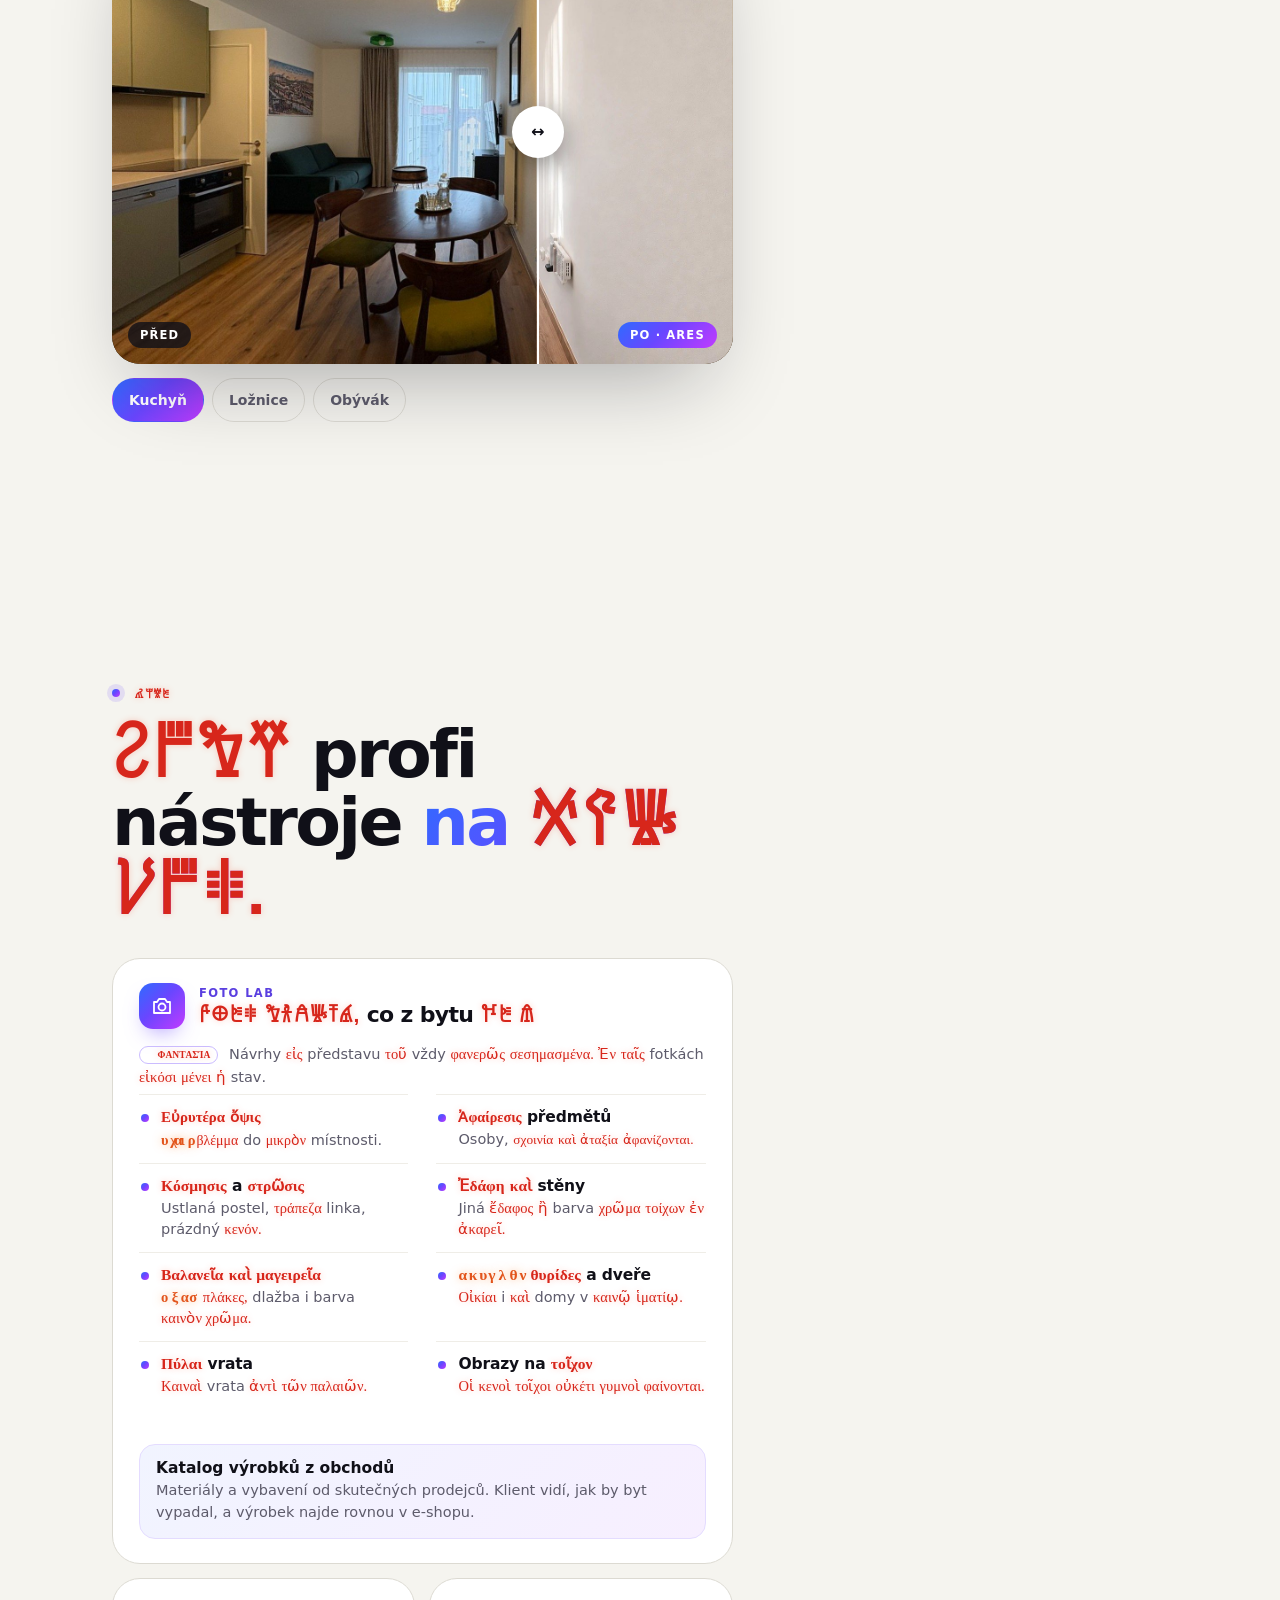
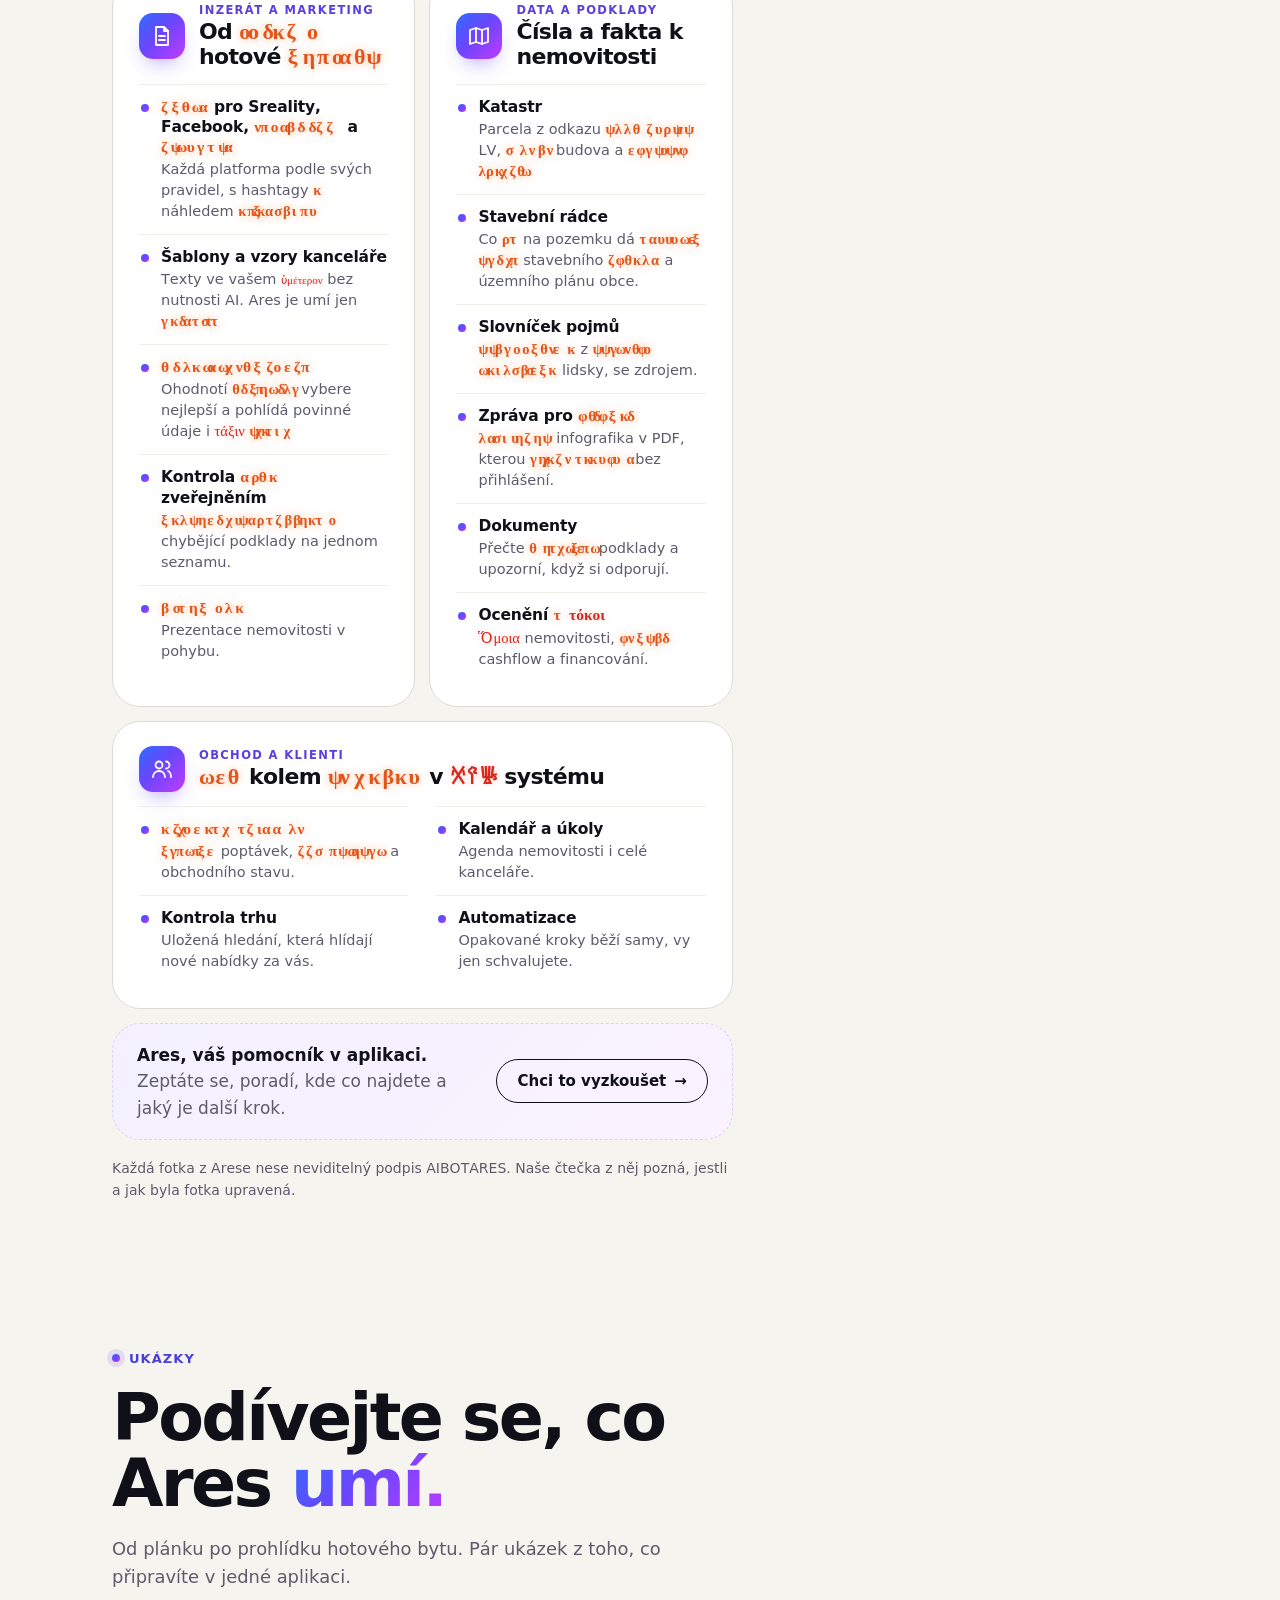
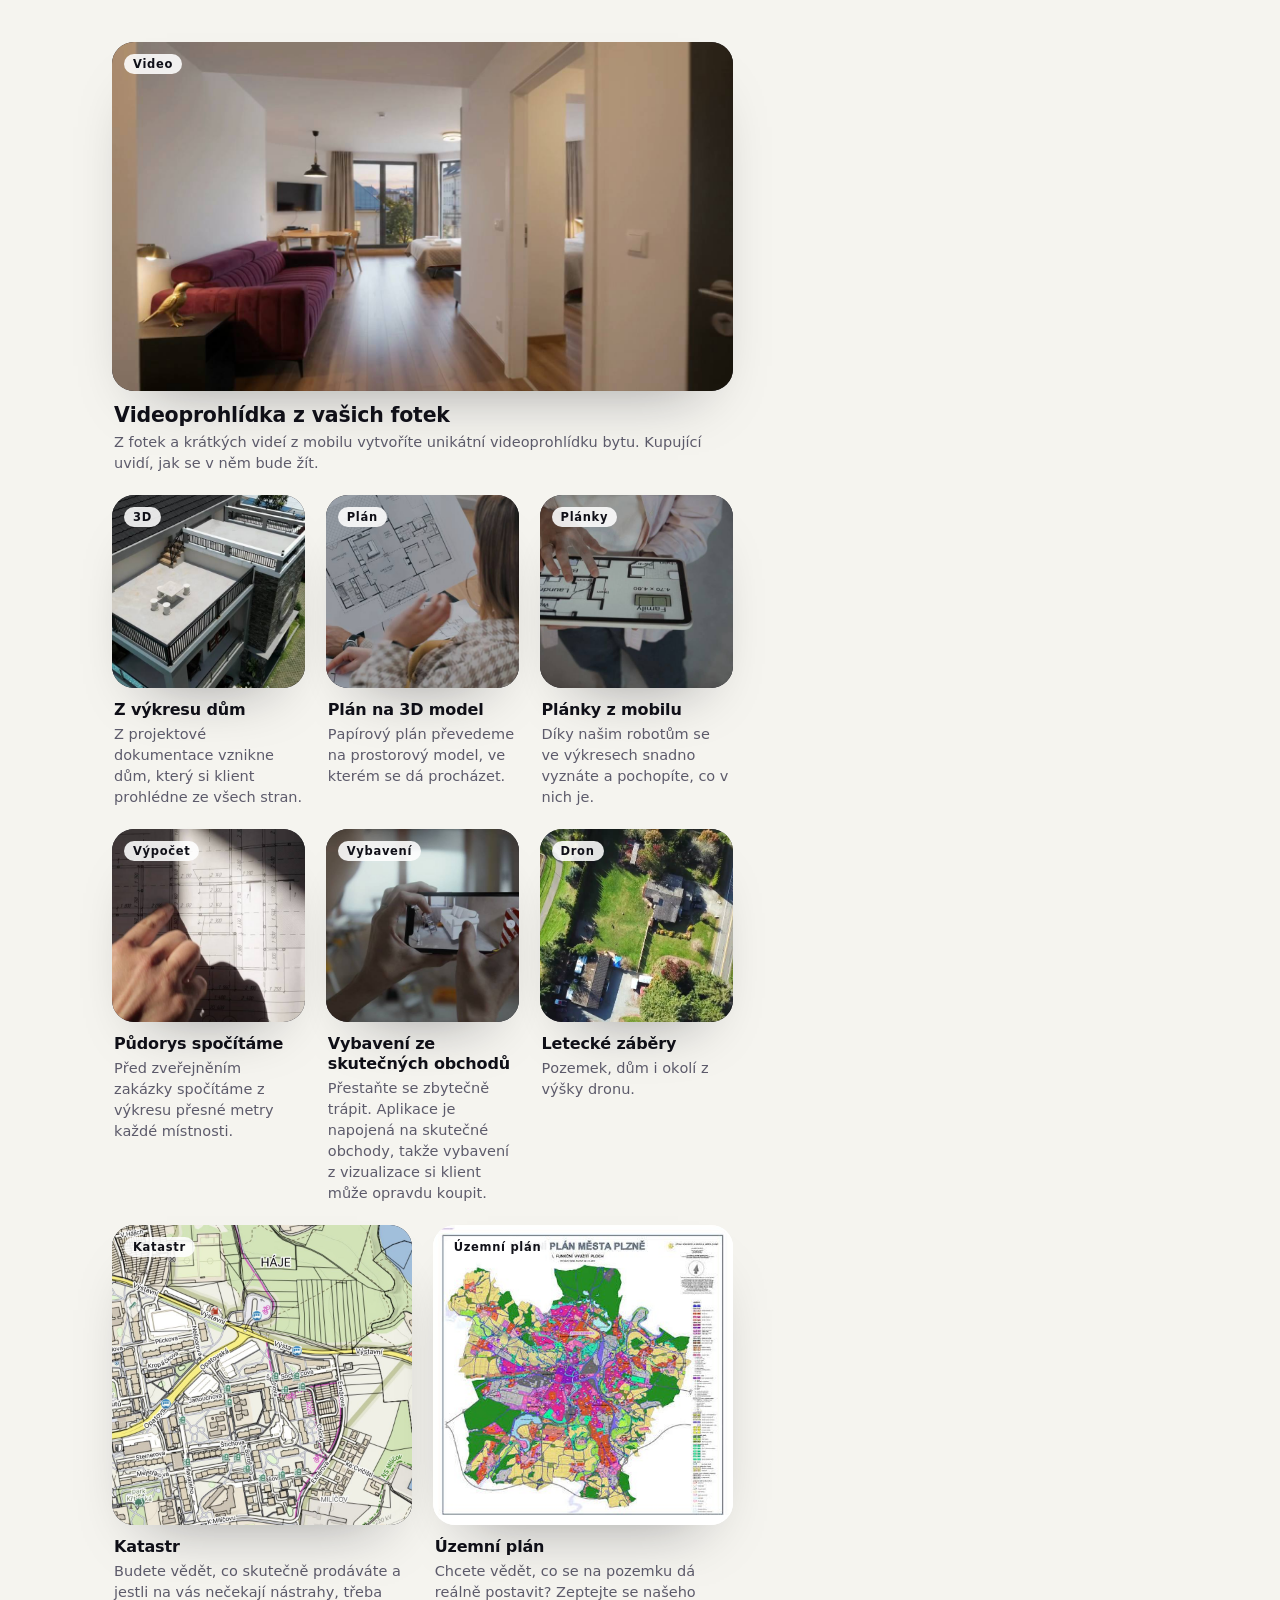
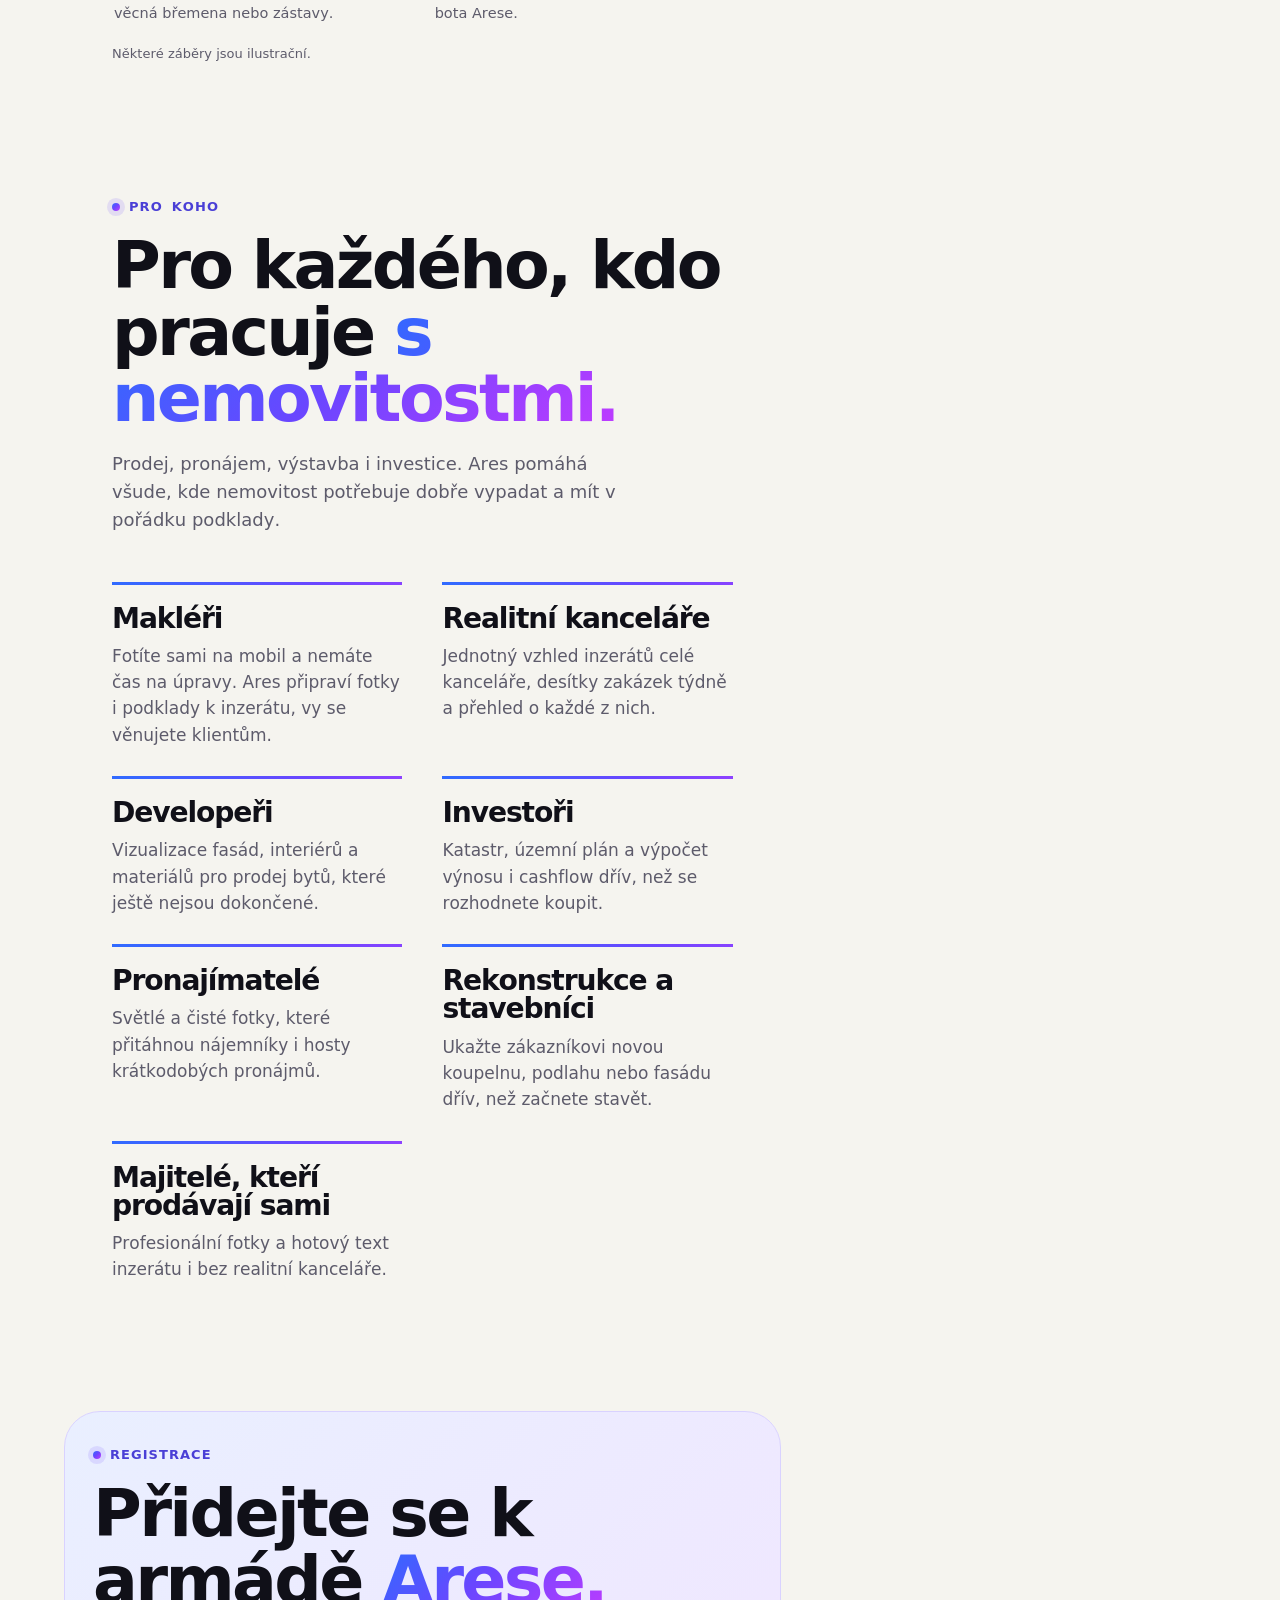
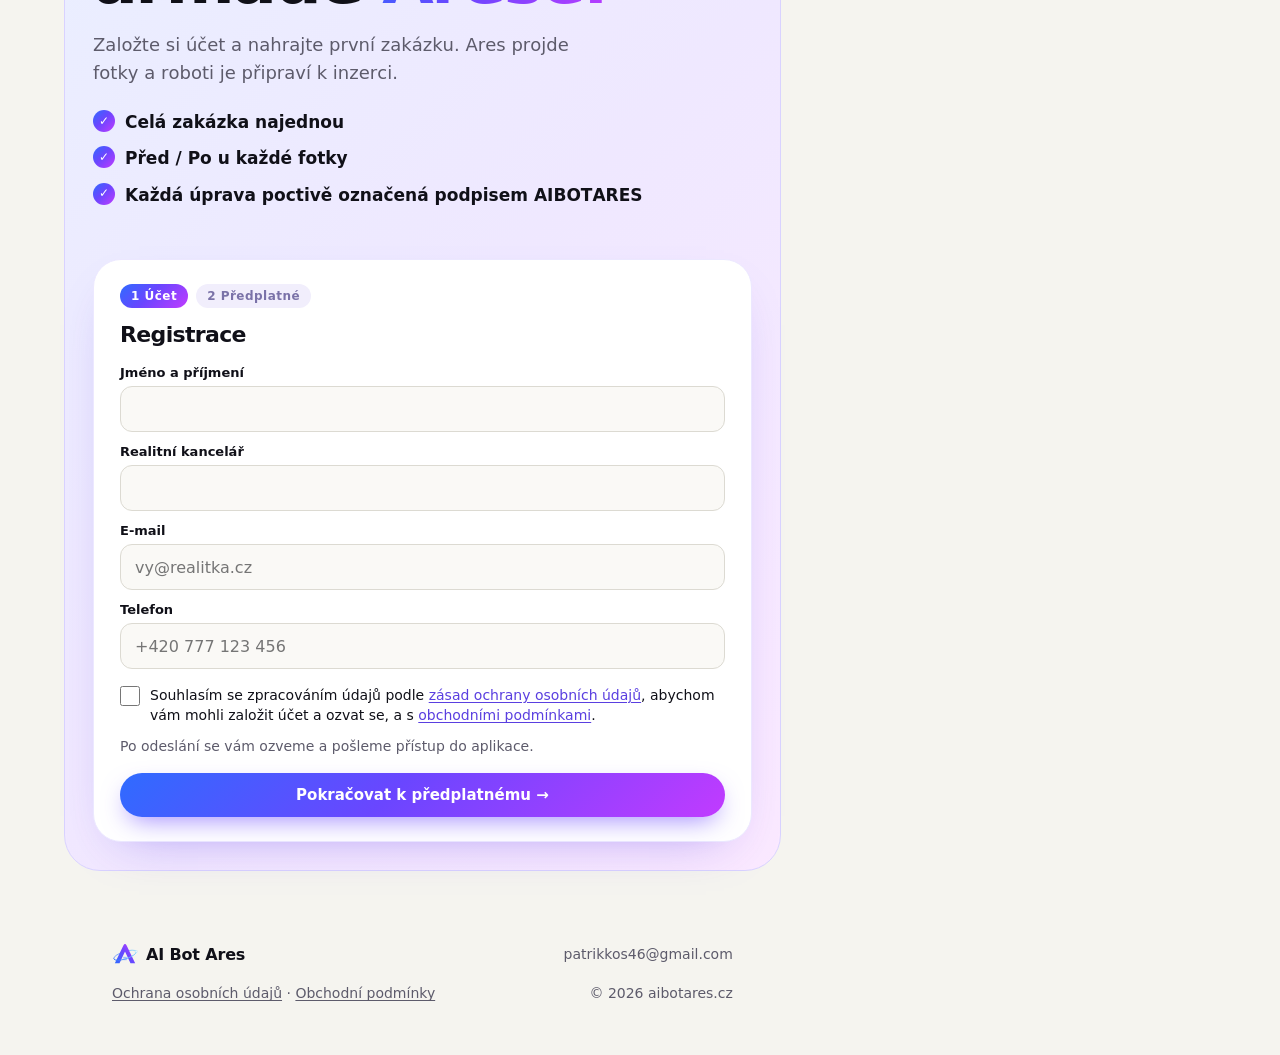
<file: vstup.html>
<!DOCTYPE html>
<html lang="cs">
<head>
<meta charset="utf-8">
<meta name="viewport" content="width=device-width,initial-scale=1">
<title>AI Bot Ares · fotky k inzerci za minutu</title>
<link rel="icon" href="logo.svg" type="image/svg+xml">
<link rel="apple-touch-icon" href="apple-touch-icon.png">
<meta name="description" content="Jak AI Bot Ares funguje: fotky, vizualizace, texty inzerátů, katastr a marketing na jednom místě. Registrace pro realitní makléře a kanceláře.">
<link rel="canonical" href="https://aibotares.cz/vstup.html">
<meta property="og:type" content="website">
<meta property="og:site_name" content="AI Bot Ares">
<meta property="og:url" content="https://aibotares.cz/vstup.html">
<meta property="og:title" content="AI Bot Ares – Všechny profi nástroje na jednom místě">
<meta property="og:description" content="Fotky, vizualizace, texty a podklady k prodeji nemovitosti. Chytrá kombinace autonomních robotů a AI.">
<meta property="og:image" content="https://aibotares.cz/og-image.jpg">
<meta property="og:image:width" content="1200"><meta property="og:image:height" content="630">
<meta property="og:locale" content="cs_CZ">
<meta name="twitter:card" content="summary_large_image">
<style>
:root{
  --paper:#f5f4ef; --card:#ffffff; --ink:#101018; --mut:#5d5b6b; --line:#dcdad2;
  --acc:#5236ff; --acc-soft:#ebe7ff; --night:#0b0a1a;
  --serif:"Iowan Old Style","Palatino Linotype",Palatino,Georgia,serif;
  --sans:-apple-system,"SF Pro Display","Segoe UI",system-ui,sans-serif;
  --r:28px;
}
*{box-sizing:border-box}
html{scroll-behavior:smooth}
body{margin:0;background:var(--paper);color:var(--ink);font:17px/1.55 var(--sans);overflow-x:hidden;-webkit-font-smoothing:antialiased}
a{color:inherit;text-decoration:none}
img{display:block;max-width:100%}
.wrap{max-width:1240px;margin:0 auto;padding:0 clamp(18px,4vw,48px)}
:focus-visible{outline:3px solid var(--acc);outline-offset:3px;border-radius:6px}
em.s{font-family:var(--serif);font-style:italic;font-weight:400;letter-spacing:-.02em;color:var(--acc)}

/* floating nav */
nav{position:fixed;top:14px;left:50%;transform:translateX(-50%);z-index:30;display:flex;align-items:center;gap:6px;padding:7px 7px 7px 16px;background:#ffffffd9;backdrop-filter:blur(14px);border:1px solid var(--line);border-radius:999px;box-shadow:0 8px 30px #1010180f;max-width:calc(100vw - 24px)}
.brand{display:flex;align-items:center;gap:8px;font:800 16px var(--sans);letter-spacing:-.01em;margin-right:10px;white-space:nowrap}
.brand img{width:26px;height:26px}
nav .l{display:inline-flex;align-items:center;min-height:44px;padding:0 13px;border-radius:999px;font:500 14.5px var(--sans);color:var(--mut);white-space:nowrap}
nav .l:hover{background:#1010180a;color:var(--ink)}
.btn{display:inline-flex;align-items:center;justify-content:center;gap:8px;min-height:44px;padding:0 20px;border-radius:999px;font:650 15px var(--sans);border:1px solid transparent;cursor:pointer;white-space:nowrap;transition:transform .2s,background .2s}
.btn.k{background:var(--ink);color:#fff}.btn.k:hover{background:var(--acc)}
.btn.o{border-color:var(--ink);background:transparent;color:var(--ink)}.btn.o:hover{background:var(--ink);color:#fff}
.btn.w{background:#fff;color:var(--ink)}.btn.w:hover{background:var(--acc-soft)}
.btn:active{transform:scale(.97)}
.btn .ar{transition:transform .2s}.btn:hover .ar{transform:translateX(4px)}

/* hero */
.hero{position:relative;padding:clamp(96px,12vh,140px) 0 40px;overflow:hidden}
.hero>.wrap{position:relative;z-index:1;pointer-events:none}
.hero>.wrap a,.hero>.wrap button{pointer-events:auto}
.eyebrow{display:inline-flex;align-items:center;gap:9px;font:600 13px var(--sans);letter-spacing:.08em;text-transform:uppercase;color:var(--mut)}
.eyebrow i{width:8px;height:8px;border-radius:50%;background:var(--acc);box-shadow:0 0 0 5px var(--acc-soft)}
h1{margin:0;font:800 clamp(40px,7vw,104px)/.95 var(--sans);letter-spacing:-.05em}
h1 .ln{display:block;overflow:hidden;padding:.14em 0 .16em;margin:-.14em 0 -.16em}
h1 .ln>span{display:block;transform:translateY(110%);animation:up .9s cubic-bezier(.2,.8,.2,1) forwards}
h1 .ln:nth-child(2)>span{animation-delay:.08s}h1 .ln:nth-child(3)>span{animation-delay:.16s}
@keyframes up{to{transform:none}}
.answer{margin:clamp(18px,2.4vw,30px) 0 18px;max-width:34ch;font:500 clamp(19px,1.7vw,24px)/1.4 var(--sans);letter-spacing:-.02em;color:var(--ink)}
.answer strong{font-weight:800}
.hero-grid{display:grid;grid-template-columns:minmax(0,520px) 1fr;gap:clamp(24px,4vw,64px);align-items:center;margin-top:0}
.lead{margin:0 0 26px;font-size:clamp(17px,1.5vw,20px);color:var(--mut);max-width:440px}
.ctas{display:flex;gap:10px;flex-wrap:wrap}
.meter{margin-top:34px;border-top:1px solid var(--line);padding-top:18px;display:grid;grid-template-columns:auto 1fr;gap:6px 18px;align-items:baseline;font-size:14px;color:var(--mut)}
.meter b{font:700 34px/1 var(--sans);letter-spacing:-.04em;color:var(--ink);font-variant-numeric:tabular-nums}
.meter .bar{grid-column:1/-1;height:6px;border-radius:9px;background:var(--line);overflow:hidden;margin-top:6px}
.meter .bar i{display:block;height:100%;width:54%;background:var(--acc);border-radius:9px;transition:width 1s cubic-bezier(.2,.8,.2,1)}

/* before / after */
.ba{position:relative;border-radius:var(--r);overflow:hidden;aspect-ratio:4/3;background:#000;touch-action:pan-y;user-select:none;box-shadow:0 40px 80px -30px #10101855}
.ba img{position:absolute;inset:0;width:100%;height:100%;object-fit:cover;pointer-events:none}
.ba .after{clip-path:inset(0 0 0 var(--p,50%))}
.ba .h{position:absolute;top:0;bottom:0;left:var(--p,50%);width:2px;background:#fff;pointer-events:none}
.ba .h i{position:absolute;top:50%;left:50%;width:52px;height:52px;margin:-26px;border-radius:50%;background:#fff;color:var(--ink);display:grid;place-items:center;font:800 16px var(--sans);font-style:normal;box-shadow:0 8px 26px #0006}
.ba .lb{position:absolute;bottom:16px;padding:6px 12px;border-radius:999px;font:700 11.5px var(--sans);letter-spacing:.1em;pointer-events:none}
.ba .l1{left:16px;background:#101018cc;color:#fff}.ba .l2{right:16px;background:#fff;color:var(--ink)}
.ba input{position:absolute;inset:0;width:100%;height:100%;opacity:0;cursor:ew-resize;margin:0}
.ba:has(input:focus-visible){outline:3px solid var(--acc);outline-offset:4px}
.rooms{display:flex;gap:8px;margin-top:14px;flex-wrap:wrap}
.rooms button{min-height:44px;padding:0 16px;border-radius:999px;border:1px solid var(--line);background:transparent;font:600 14px var(--sans);color:var(--mut);cursor:pointer}
.rooms button[aria-pressed=true]{background:var(--ink);border-color:var(--ink);color:#fff}

.fight{position:fixed;right:-1vw;bottom:0;width:calc(var(--cyw) / .92);aspect-ratio:645/1007;z-index:0;pointer-events:none}
.fight .hero-ares{position:absolute;inset:0;width:100%;height:100%;object-fit:contain;object-position:right bottom}
.fight{transform-origin:60% 38%;will-change:transform,opacity,filter}
section,footer,.hero>.wrap{position:relative;z-index:1}
.fx{position:fixed;inset:0;z-index:0;pointer-events:none;overflow:hidden}
.fx .ph{position:absolute;left:0;top:0;border:2px solid #fff;border-radius:3px;background:center/cover;filter:grayscale(1) brightness(.78) contrast(.85) blur(.4px);box-shadow:0 8px 18px #10101830;will-change:transform,opacity}
.fx .px{position:absolute;left:0;top:0;border-radius:1px;will-change:transform,opacity}
.fx .ring{position:absolute;border-radius:50%;border:3px solid #a99bff;box-shadow:0 0 24px #8f7bff,inset 0 0 18px #8f7bff88;pointer-events:none}
:root{--cyw:min(calc(100svh * 645 / 1007 * .92),36vw)}
@media (min-width:901px){
 .hero>.wrap,section>.wrap,footer>.wrap{margin-left:clamp(20px,5vw,90px);margin-right:calc(var(--cyw) + 3vw);max-width:none}
 .end{margin-left:clamp(20px,5vw,90px)!important;margin-right:calc(var(--cyw) + 3vw)!important;grid-template-columns:1fr!important}
 .hero-grid{grid-template-columns:minmax(0,640px)}
 #ares1 .a1{grid-template-columns:1fr;gap:36px}
 #ares1 .a1-steps{grid-template-columns:1fr 1fr;column-gap:28px}
 #ares1 .a1-screen{max-width:640px}
}
.fight .ph{position:absolute;left:0;top:0;border:2px solid #fff;border-radius:3px;background:center/cover;filter:grayscale(1) brightness(.78) contrast(.85) blur(.4px);box-shadow:0 8px 18px #10101830;will-change:transform,opacity}
.fight .px{position:absolute;left:0;top:0;border-radius:1px;will-change:transform,opacity}
.fight .ring{position:absolute;border-radius:50%;border:3px solid #a99bff;box-shadow:0 0 24px #8f7bff,inset 0 0 18px #8f7bff88;pointer-events:none}
.hero .marq{position:relative;z-index:1;background:var(--paper)}
@media (max-width:900px){.fight{right:-18vw;opacity:.16}.hero>.wrap{pointer-events:auto}}
@media (prefers-reduced-motion:reduce){.fight .ph,.fight .px,.fight .ring{display:none}.fight .stance{animation:none}}
/* marquee */
.marq{margin-top:clamp(50px,7vw,90px);border-block:1px solid var(--line);overflow:hidden;padding:18px 0}
.marq div{display:flex;gap:44px;width:max-content;animation:mq 38s linear infinite;font:700 clamp(20px,2.4vw,30px) var(--sans);letter-spacing:-.02em;white-space:nowrap}
.marq span::after{content:"✳";margin-left:44px;color:var(--acc);font-weight:400;font-family:var(--sans);font-style:normal}
.marq span:nth-child(even){font-family:var(--serif);font-style:italic;font-weight:400}
@keyframes mq{to{transform:translateX(-50%)}}

section{padding:clamp(70px,10vw,140px) 0;scroll-margin-top:70px}
h2{margin:14px 0 0;font:800 clamp(34px,5.2vw,72px)/1 var(--sans);letter-spacing:-.04em;max-width:16ch}
.sub{color:var(--mut);max-width:520px;font-size:18px;margin:18px 0 0}

/* numbers */
.nums{display:grid;grid-template-columns:repeat(4,1fr);border-top:1px solid var(--ink);margin-top:44px}
.nums div{padding:22px 20px 6px 0;border-right:1px solid var(--line)}
.nums div+div{padding-left:20px}.nums div:last-child{border:0}
.nums b{display:block;font:800 clamp(38px,5vw,76px)/1 var(--sans);letter-spacing:-.05em;font-variant-numeric:tabular-nums;white-space:nowrap}
.nums span{display:block;margin-top:10px;color:var(--mut);font-size:15px;max-width:22ch}
.src{margin-top:22px;font-size:13px;color:var(--mut)}

/* steps: sticky title + rows */
.how{display:grid;grid-template-columns:.8fr 1.2fr;gap:clamp(24px,5vw,80px);align-items:start}
.how .stick{position:sticky;top:110px}
.step{display:grid;grid-template-columns:auto 1fr;gap:8px 26px;padding:34px 0;border-top:1px solid var(--line)}
.step:last-child{border-bottom:1px solid var(--line)}
.step .n{font:400 clamp(54px,6vw,92px)/.8 var(--serif);font-style:italic;color:var(--acc);grid-row:1/3;min-width:1.1em}
.step h3{margin:0;font:750 clamp(22px,2.3vw,30px)/1.1 var(--sans);letter-spacing:-.03em}
.step p{margin:0;color:var(--mut)}

/* Ares1 dark window */
.dark{background:var(--night);color:#f1efff;border-radius:calc(var(--r) + 8px);padding:clamp(22px,4vw,56px);margin:0 clamp(8px,1.5vw,20px)}
.dark .top{display:grid;grid-template-columns:1.1fr .9fr;gap:30px;align-items:end;margin-bottom:34px}
.dark h2{color:#fff}.dark .eyebrow{color:#a9a3cf}
.dark ul{list-style:none;margin:0;padding:0;display:grid;gap:10px;color:#cfc9f3;font-size:16px}
.dark li{display:flex;gap:12px;align-items:baseline}.dark li::before{content:"";flex:none;width:7px;height:7px;border-radius:50%;background:#8f7bff;transform:translateY(-2px)}
.stage{position:relative;border-radius:20px;overflow:hidden;border:1px solid #ffffff1c;background:#05040f}
.stage iframe{border:0;width:1100px;height:760px;transform-origin:0 0;position:absolute;left:0;top:0}
.chips{position:absolute;left:14px;right:14px;bottom:14px;display:flex;gap:8px;flex-wrap:wrap;pointer-events:none}
.chip{background:#0b0a1ad9;border:1px solid #ffffff22;border-radius:999px;padding:7px 13px;font-size:12.5px;color:#cfc9f3}
.chip b{color:#fff;margin-left:6px;font-variant-numeric:tabular-nums}

.a1{display:grid;grid-template-columns:1fr minmax(0,560px);gap:clamp(28px,5vw,72px);align-items:center}
.a1-steps{list-style:none;counter-reset:st;margin:28px 0 0;padding:0;display:grid;gap:0}
.a1-steps li{counter-increment:st;display:grid;grid-template-columns:44px 1fr;gap:2px 14px;padding:16px 0;border-top:1px solid var(--line)}
.a1-steps li::before{content:counter(st);grid-row:1/3;font:400 34px/1 var(--serif);font-style:italic;color:var(--acc)}
.a1-steps b{font:750 18px/1.25 var(--sans);letter-spacing:-.01em}
.a1-steps span{color:var(--mut);font-size:15.5px}
.a1-screen{position:relative;background:var(--night);border-radius:var(--r);padding:12px;box-shadow:0 40px 80px -36px #10101860}
.a1-screen .stage{border-radius:calc(var(--r) - 10px)}
.a1-screen .chips{position:static;margin-top:10px;display:flex;flex-wrap:wrap;gap:6px}
@media (max-width:900px){.a1{grid-template-columns:1fr}}
/* bento */
.bento{display:grid;grid-template-columns:repeat(6,1fr);gap:14px;margin-top:48px}
.t{position:relative;border-radius:var(--r);background:var(--card);border:1px solid var(--line);padding:26px;min-height:230px;display:flex;flex-direction:column;justify-content:flex-end;overflow:hidden;transition:transform .35s cubic-bezier(.2,.8,.2,1),box-shadow .35s,opacity .8s}
.t:hover{transform:translateY(-4px);box-shadow:0 24px 50px -24px #10101840}
.t h3{margin:0 0 6px;font:750 22px/1.15 var(--sans);letter-spacing:-.03em}
.t p{margin:0;color:var(--mut);font-size:15.5px;max-width:38ch}
.t .viz{position:absolute;top:20px;right:20px;font:700 10.5px var(--sans);letter-spacing:.12em;padding:5px 10px;border-radius:999px;border:1px solid currentColor}
.t.a{grid-column:span 4;min-height:380px;color:#fff;border:0}
.t.a p,.t.e p,.t.b p{color:#ffffffe0}
.t>img{position:absolute;inset:0;width:100%;height:100%;object-fit:cover;transition:transform 1.2s cubic-bezier(.2,.8,.2,1)}
.t:hover>img{transform:scale(1.05)}
.t.a::after,.t.e::after{content:"";position:absolute;inset:0;background:linear-gradient(180deg,#10101800 30%,#101018e0)}
.t.a>:not(img),.t.e>:not(img){position:relative;z-index:1}
.t.a>.viz,.t.e>.viz{position:absolute}
.t.b{grid-column:span 2;background:var(--acc);color:#fff;border:0}
.t.b .big{font:400 96px/.8 var(--serif);font-style:italic;margin-bottom:auto}
.t.c,.t.d{grid-column:span 2}
.t.e{grid-column:span 2;color:#fff;border:0}
.t.f{grid-column:span 6;min-height:0;flex-direction:row;align-items:center;justify-content:space-between;gap:24px;background:transparent}
.honest{margin-top:18px;font-size:14px;color:var(--mut);max-width:70ch}

/* who */
.who{display:grid;grid-template-columns:1fr 1fr;gap:14px 40px;margin-top:48px}
.who article{border-top:1px solid var(--ink);padding:26px 0 0}
.who h3{margin:0 0 10px;font:800 clamp(28px,3.4vw,46px)/1 var(--sans);letter-spacing:-.04em}
.who p{margin:0;color:var(--mut);max-width:44ch}

/* cta + login */
.end{background:var(--ink);color:#fff;border-radius:calc(var(--r) + 8px);margin:0 clamp(8px,1.5vw,20px);padding:clamp(28px,5vw,72px);display:grid;grid-template-columns:1.25fr .75fr;gap:clamp(24px,5vw,72px);align-items:center}
.end h2{color:#fff;max-width:14ch}.end .sub{color:#b9b6c9}
.end em.s{color:#a99bff}
.login{background:#fff;color:var(--ink);border-radius:var(--r);padding:28px}
.login h3{margin:0 0 4px;font:800 24px var(--sans);letter-spacing:-.03em}
.login p{margin:0 0 8px;color:var(--mut);font-size:15px}
.login label{display:block;font:600 13px var(--sans);margin:14px 0 6px}
.login input{width:100%;min-height:48px;border:1px solid var(--line);background:var(--paper);color:var(--ink);border-radius:14px;padding:0 14px;font:16px var(--sans)}
.login input:focus{outline:3px solid var(--acc);outline-offset:1px}
.login .btn{width:100%;margin-top:18px}
.login .note{margin-top:12px;font-size:14px;color:var(--acc)}

footer{padding:40px 0 50px;color:var(--mut);font-size:14px}
footer .wrap{display:flex;justify-content:space-between;gap:16px;flex-wrap:wrap;align-items:center}
footer a:hover{color:var(--ink)}

/* scroll reveal */
.rv{opacity:0;transform:translateY(26px);transition:opacity .8s cubic-bezier(.2,.8,.2,1),transform .8s cubic-bezier(.2,.8,.2,1);transition-delay:var(--d,0s)}
.rv.in{opacity:1;transform:none}
.t.rv.in:hover{transform:translateY(-4px);transition-delay:0s}

@media (max-width:900px){
  nav .l{display:none}
  nav{padding-left:12px;gap:4px}.brand{margin-right:4px;font-size:15px;flex:none}nav .btn{padding:0 14px;font-size:14px}
  .hero-grid,.how,.dark .top,.end,.who{grid-template-columns:1fr}
  .how .stick{position:static}
  .nums{grid-template-columns:1fr 1fr}
  .nums div,.nums div+div{border-right:0;border-bottom:1px solid var(--line);padding:20px 12px 18px 0}
  .bento{grid-template-columns:1fr}
  .t.a,.t.b,.t.c,.t.d,.t.e,.t.f{grid-column:auto}
  .t.a{min-height:300px}
  .t.f{flex-direction:column;align-items:flex-start}

}
@media (prefers-reduced-motion:reduce){
  html{scroll-behavior:auto}
  *,*::before,*::after{animation:none!important;transition:none!important}
  h1 .ln>span{transform:none}.rv{opacity:1;transform:none}
}

/* ---- intro look: gradient accents, heavy sans type (matches page 1) ---- */
:root{--g:linear-gradient(135deg,#2f6bff 0%,#6a46ff 45%,#c13bff 100%);--g-soft:linear-gradient(135deg,#8fb0ff 0%,#a98bff 50%,#e58bff 100%)}
em.s{font-family:var(--sans);font-style:normal;font-weight:800;letter-spacing:-.04em;background:var(--g);-webkit-background-clip:text;background-clip:text;color:transparent;padding-right:.04em}
.end em.s,.dark em.s{background:var(--g-soft);-webkit-background-clip:text;background-clip:text;color:transparent}
.eyebrow{color:#4a3fd6}
.eyebrow i{background:var(--g);box-shadow:0 0 0 5px #6a46ff22}
.btn.k{background:var(--g);color:#fff;border:0;box-shadow:0 10px 26px -8px #6a46ffaa}.btn.k:hover{background:var(--g);filter:brightness(1.08)}
.btn.w{background:#fff}
.btn.o:hover{background:var(--g);border-color:transparent;color:#fff}
.a1-steps li::before{width:34px;height:34px;border-radius:50%;display:grid;place-items:center;background:var(--g);color:#fff;font:800 15px/1 var(--sans);font-style:normal;box-shadow:0 6px 16px -6px #6a46ffaa}
.answer strong{background:var(--g);-webkit-background-clip:text;background-clip:text;color:transparent}
.nums b{background:var(--g);-webkit-background-clip:text;background-clip:text;color:transparent;width:fit-content}
.meter b{background:var(--g);-webkit-background-clip:text;background-clip:text;color:transparent}
.meter .bar i{background:var(--g)}
.ba .l2{background:var(--g);color:#fff}
.rooms button[aria-pressed=true]{background:var(--g);border-color:transparent}
.t.b{background:var(--g)}
.t.b .big{font:800 88px/.85 var(--sans);font-style:normal;letter-spacing:-.05em}
.t .viz{color:#5a3fe0}
.who article{border-top:3px solid transparent;border-image:var(--g) 1}
.login .note{color:#5a3fe0}
.chip b{color:#c9b8ff}

/* registration block: light, colourful, no dark slab */
.join{position:relative;margin:0 clamp(8px,1.5vw,20px);border-radius:calc(var(--r) + 8px);padding:clamp(26px,4.5vw,64px);display:grid;grid-template-columns:1fr 1.1fr;gap:clamp(24px,4vw,56px);align-items:start;background:linear-gradient(135deg,#e9efff 0%,#efe8ff 50%,#fbe9ff 100%);border:1px solid #d9d2ff}
.join h2{max-width:13ch}
.join-list{list-style:none;padding:0;margin:22px 0 0;display:grid;gap:10px;color:var(--ink);font-weight:600}
.join-list li{position:relative;padding-left:32px;min-height:22px}.join-list li::before{content:"✓";position:absolute;left:0;top:1px;display:grid;place-items:center;width:22px;height:22px;border-radius:50%;background:var(--g);color:#fff;font-size:12px}
.join-forms{display:grid;gap:14px}
.card-f{background:#fff;border-radius:var(--r);padding:24px 26px;box-shadow:0 20px 50px -28px #4a2fe066;border:1px solid #ece8ff}
.card-f h3{margin:0 0 6px;font:800 22px var(--sans);letter-spacing:-.03em}
.card-f label{display:block;font:600 13px var(--sans);margin:12px 0 6px}.card-f .opt{font-weight:400;color:var(--mut)}
.card-f input{width:100%;min-height:46px;border:1px solid var(--line);background:#faf9f6;color:var(--ink);border-radius:12px;padding:0 14px;font:16px var(--sans)}
.card-f input:focus{outline:3px solid #6a46ff55;border-color:#6a46ff}
.card-f .btn{width:100%;margin-top:16px}
.card-f.small{padding:20px 26px}
.card-f .note{margin:10px 0 0;font-size:14px;color:#5a3fe0}
@media (min-width:901px){.join{margin-left:clamp(20px,5vw,90px)!important;margin-right:calc(var(--cyw) + 3vw)!important;grid-template-columns:1fr}}
@media (max-width:900px){.join{grid-template-columns:1fr}}

.row2{display:grid;grid-template-columns:1fr 1fr;gap:0 14px}
@media (max-width:600px){.row2{grid-template-columns:1fr}}
.stepbar{display:flex;gap:8px;margin-bottom:14px}.stepbar span{font:700 12px var(--sans);letter-spacing:.04em;padding:5px 11px;border-radius:999px;background:#f1eefc;color:#7a72a8}.stepbar span.on{background:var(--g);color:#fff}
.rules{list-style:none;padding:0;margin:12px 0 0;display:flex;flex-wrap:wrap;gap:6px}
.rules li{font:600 12.5px var(--sans);padding:5px 10px;border-radius:999px;background:#f4f3ef;color:var(--mut)}
.rules li::before{content:"○ "}.rules li.ok{background:#e9f8ef;color:#167a43}.rules li.ok::before{content:"✓ "}
[hidden]{display:none!important}
.card-f label.consent a{color:#5a3fe0;text-decoration:underline;text-underline-offset:2px}
footer .legal a{text-decoration:underline;text-underline-offset:2px}
.gbtn{display:flex;align-items:center;justify-content:center;gap:10px;min-height:48px;margin:14px 0 4px;border:1px solid var(--line);border-radius:12px;background:#fff;color:var(--ink);font:700 15px var(--sans);text-decoration:none;transition:border-color .2s,box-shadow .2s}
.gbtn:hover{border-color:#6a46ff;box-shadow:0 4px 16px #6a46ff22}.gbtn:focus-visible{outline:3px solid #6a46ff55}
.or{display:flex;align-items:center;gap:12px;margin:14px 0 2px;color:var(--mut);font:600 12.5px var(--sans)}.or::before,.or::after{content:"";flex:1;height:1px;background:var(--line)}
.hp{position:absolute;left:-9999px;width:1px;height:1px;overflow:hidden}
.card-f label.consent{display:flex;gap:10px;align-items:flex-start;font:500 14px/1.45 var(--sans);margin:16px 0 0;cursor:pointer}
.card-f label.consent input{width:20px;min-height:20px;height:20px;flex:none;margin:1px 0 0;accent-color:#6a46ff}
.err{margin:12px 0 0;color:#b4232f;font-weight:600;font-size:14px}
.hint{margin:0 0 14px;color:var(--mut);font-size:14px}
.plan-grid{display:grid;grid-template-columns:1fr 1fr;gap:12px}
@media (max-width:600px){.plan-grid{grid-template-columns:1fr}}
.plan{position:relative;text-align:left;cursor:pointer;border:1.5px solid var(--line);background:#fff;border-radius:18px;padding:18px;font:inherit;color:var(--ink);display:grid;gap:6px;transition:border-color .2s,box-shadow .2s,transform .2s}
.plan:hover{transform:translateY(-2px);border-color:#a99bff}
.plan.sel{border-color:#6a46ff;box-shadow:0 0 0 3px #6a46ff33}
.plan b{font:800 20px var(--sans);letter-spacing:-.02em}.plan .price{font:700 15px var(--sans);color:var(--mut)}
.plan ul{margin:6px 0 4px;padding:0 0 0 18px;color:var(--mut);font-size:14px}
.plan .pick{margin-top:4px;font:700 14px var(--sans);color:#5a3fe0}
.plan.hot{border-color:transparent;background:linear-gradient(#fff,#fff) padding-box,var(--g) border-box}
.plan .tag{position:absolute;top:-10px;right:14px;font:700 11px var(--sans);font-style:normal;color:#fff;background:var(--g);padding:4px 10px;border-radius:999px}
.skip{display:block;margin:14px auto 0;background:none;border:0;color:var(--mut);font:600 14px var(--sans);text-decoration:underline;text-underline-offset:3px;cursor:pointer;min-height:44px}
.skip:hover{color:var(--ink)}

/* arc-reactor style engine on Ares's chest with the logo as its core */
.core{position:absolute;left:var(--cx);top:var(--cy);width:var(--cw);aspect-ratio:1;transform:translate(-50%,-50%);pointer-events:none;z-index:2;border-radius:50%}
.core .rim{position:absolute;inset:0;border-radius:50%;background:radial-gradient(circle at 35% 30%,#ffffff 0%,#f6f7fb 45%,#dfe2ea 75%,#c7cbd6 100%);box-shadow:0 2px 6px #0004,inset 0 -2px 4px #0000001f,inset 0 2px 3px #fff}
.core .coil{position:absolute;inset:6%;border-radius:50%;background:repeating-conic-gradient(#b9a4ff 0 7deg,#ffffff00 7deg 15deg);-webkit-mask:radial-gradient(circle,transparent 58%,#000 60%);mask:radial-gradient(circle,transparent 58%,#000 60%);animation:coilSpin 12s linear infinite;box-shadow:0 0 6px #b9a4ff88}
.core .well{position:absolute;inset:25%;border-radius:50%;background:radial-gradient(circle,#ffffff 0%,#f3eeff 35%,#cdbfff 65%,#a58bff 100%);box-shadow:inset 0 0 4px #6a46ff55,0 0 8px #b9a4ffaa;animation:wellPulse 1.8s ease-in-out infinite}
.core img{position:absolute;inset:30%;width:40%;height:40%;filter:drop-shadow(0 0 2px #fff) drop-shadow(0 0 4px #b9a4ffaa);animation:logoPulse 1.8s ease-in-out infinite}
.core::before{content:"";position:absolute;inset:-45%;border-radius:50%;background:radial-gradient(circle,#c9b8ff77 0%,#a58bff22 38%,transparent 66%);animation:coreGlow 1.8s ease-in-out infinite;z-index:-1}
.core::after{content:"";position:absolute;inset:0;border-radius:50%;border:1.5px solid #cbbcff;opacity:0;animation:coreRing 1.8s ease-out infinite}
@keyframes coilSpin{to{transform:rotate(360deg)}}
@keyframes wellPulse{0%,100%{filter:brightness(.97)}50%{filter:brightness(1.12)}}
@keyframes logoPulse{0%,100%{transform:scale(1)}50%{transform:scale(1.08)}}
@keyframes coreGlow{0%,100%{opacity:.5;transform:scale(.85)}50%{opacity:1;transform:scale(1.12)}}
@keyframes coreRing{0%{opacity:.55;transform:scale(1)}100%{opacity:0;transform:scale(1.8)}}
@media (prefers-reduced-motion:reduce){.core *,.core::before,.core::after{animation:none!important}}

/* scroll text dissolve: letters turn into code and vanish while leaving the top, rebuild on the way back */
.cw{white-space:nowrap}
.ch{display:inline-block;transition:opacity .25s,transform .35s,filter .35s}
.ch.s{color:transparent!important;position:relative}
.ch.s::after{content:attr(data-g);position:absolute;left:0;top:0;color:#6a46ff;font-family:ui-monospace,"SF Mono",Menlo,monospace;font-weight:600;-webkit-text-fill-color:#6a46ff}
.ch.g{opacity:0;transform:translateY(-10px) scale(.6);filter:blur(2px)}
em.s .ch{display:inline}
em.s .ch.g{visibility:hidden}
em.s .ch.s{visibility:hidden}
em.s .ch.s::after{visibility:visible}
@media (prefers-reduced-motion:reduce){.ch{transition:none}}

nav .btn.o{min-height:44px;padding:0 18px;border-color:#d9d2ff;background:#fff}
.login-d{border:0;padding:0;background:transparent;width:min(420px,92vw)}
.login-d::backdrop{background:#10101866;backdrop-filter:blur(4px)}
.login-d .card-f{position:relative;padding:28px 28px 24px}
.login-d .x{position:absolute;top:10px;right:12px;width:40px;height:40px;border:0;background:none;font-size:26px;line-height:1;color:var(--mut);cursor:pointer;border-radius:50%}
.login-d .x:hover{background:#f1eefc;color:var(--ink)}
@media (max-width:900px){nav .btn.o{padding:0 12px;font-size:14px}}

/* badge sits in the card flow (never on top of the heading) */
.t .viz{position:static;align-self:flex-start;margin:0 0 auto;display:inline-block}
.t.a>.viz,.t.e>.viz{position:relative}
.t:has(.viz){justify-content:flex-start}
.t:has(.viz) h3{margin-top:18px}
@media (min-width:901px){
 #funkce .bento{grid-template-columns:1fr 1fr}
 #funkce .t.a,#funkce .t.f{grid-column:span 2}
 #funkce .t.b,#funkce .t.c,#funkce .t.d,#funkce .t.e{grid-column:span 1}
}

/* narrow desktops: forms stack, no element may poke out of its card */
.join,.card-f,.join-forms,.join-copy{min-width:0}
@media (min-width:901px) and (max-width:1280px){.row2{grid-template-columns:1fr}.join{padding:28px}.plan-grid{grid-template-columns:1fr}}
@media (max-width:900px){.fight{width:auto;height:100svh}}
@media (max-width:640px){
 nav{left:12px;right:12px;transform:none;max-width:none;justify-content:space-between}
 nav .brand{font-size:0;margin-right:0;gap:0}nav .brand img{width:30px;height:30px}
 nav .btn{padding:0 14px;font-size:14px;min-height:42px}
 .join{padding:20px 16px;margin:0 8px}.card-f{padding:20px 16px}
}


/* feature catalogue */
.fgrid{display:grid;grid-template-columns:1fr 1fr;gap:14px;margin-top:40px}
.fg{background:#fff;border:1px solid var(--line);border-radius:var(--r);padding:24px 26px;transition:transform .35s cubic-bezier(.2,.8,.2,1),box-shadow .35s}
.fg:hover{transform:translateY(-3px);box-shadow:0 24px 50px -28px #4a2fe055}
.fg.wide{grid-column:span 2}
.fg header{display:flex;gap:14px;align-items:center;margin-bottom:14px}
.fi{flex:none;width:46px;height:46px;border-radius:14px;background:var(--g);display:grid;place-items:center;box-shadow:0 10px 22px -10px #6a46ffaa}
.fi svg{width:24px;height:24px;fill:none;stroke:#fff;stroke-width:1.8;stroke-linecap:round;stroke-linejoin:round}
.fk{display:block;font:700 11.5px var(--sans);letter-spacing:.12em;text-transform:uppercase;color:#5a3fe0}
.fg h3{margin:2px 0 0;font:800 22px/1.15 var(--sans);letter-spacing:-.03em}
.fg ul{list-style:none;margin:0;padding:0;display:grid;gap:0}
.fg.wide ul{grid-template-columns:1fr 1fr;column-gap:28px}
.fg li{padding:12px 0 12px 22px;border-top:1px solid #efede7;position:relative}
.fg li::before{content:"";position:absolute;left:2px;top:19px;width:8px;height:8px;border-radius:50%;background:var(--g)}
.fg li>b{display:block;font:700 15.5px/1.3 var(--sans);letter-spacing:-.01em}
.fg li>span{display:block;color:var(--mut);font-size:14.5px;line-height:1.45;margin-top:2px}
.fcta{margin-top:14px;display:flex;align-items:center;justify-content:space-between;gap:20px;border:1px dashed #d9d2ff;border-radius:var(--r);padding:18px 24px;background:linear-gradient(135deg,#f3f0ff,#fbf2ff)}
.fcta p{margin:0;color:var(--mut)}.fcta b{color:var(--ink)}
@media (max-width:1100px){.fg.wide ul{grid-template-columns:1fr}}
@media (max-width:760px){.fgrid{grid-template-columns:1fr}.fg.wide{grid-column:auto}.fcta{flex-direction:column;align-items:flex-start}}

.fg li>b .vz{display:inline-block;vertical-align:2px;margin-left:6px;font:700 9.5px var(--sans);letter-spacing:.1em;text-transform:uppercase;font-style:normal;color:#5a3fe0;border:1px solid #cbbcff;border-radius:999px;padding:2px 7px}

.fsub{margin:0 0 6px;color:var(--mut);font-size:14.5px;max-width:62ch}
.fsub .vz{display:inline-block;vertical-align:1px;margin-right:6px;font:700 9.5px var(--sans);letter-spacing:.1em;text-transform:uppercase;font-style:normal;color:#5a3fe0;border:1px solid #cbbcff;border-radius:999px;padding:2px 7px}
.fshop{margin-top:14px;padding:14px 16px;border-radius:16px;background:linear-gradient(135deg,#f1f4ff,#f7efff);border:1px solid #e4dcff}
.fshop>b{display:block;font:700 15.5px var(--sans)}.fshop>span{display:block;color:var(--mut);font-size:14.5px;margin-top:2px}

.who-many{grid-template-columns:repeat(2,1fr);gap:28px 40px}
.who-many article{padding-top:20px}
.who-many h3{font-size:clamp(22px,2.2vw,30px)}
@media (min-width:1500px){.who-many{grid-template-columns:repeat(3,1fr)}}
@media (max-width:640px){.who-many{grid-template-columns:1fr}}

/* Ukázky: krátké smyčky videí, hrají jen když jsou vidět */
.ux-sub{max-width:52ch;color:var(--mut);font-size:clamp(16px,1.4vw,19px);margin:18px 0 0}
.ux{display:grid;gap:clamp(14px,1.6vw,22px);margin-top:clamp(34px,4vw,54px)}
.ux-top{grid-template-columns:1fr}
.ux-bot{grid-template-columns:repeat(3,1fr);margin-top:clamp(14px,1.6vw,22px)}
.ux figure{margin:0;min-width:0}
.ux .m{position:relative;border-radius:22px;overflow:hidden;background:#15141f;box-shadow:0 30px 60px -34px #10101866}
.ux video{display:block;width:100%;height:100%;object-fit:cover}
.ux-data{grid-template-columns:1fr 1fr;margin-top:clamp(14px,1.6vw,22px)}
.ux-data .m{aspect-ratio:1/1}.ux img{display:block;width:100%;height:100%;object-fit:cover}.ux .m.fit{background:#fff}.ux .m.fit img{object-fit:contain}
.ux-top .m{aspect-ratio:16/9}.ux-bot .m{aspect-ratio:1/1}
.ux .m::after{content:attr(data-n);position:absolute;left:12px;top:12px;padding:3px 9px;border-radius:999px;background:#ffffffe0;font:700 11.5px var(--sans);letter-spacing:.06em;color:var(--ink)}
.ux figcaption{padding:12px 2px 0}
.ux h3{margin:0;font:700 clamp(16px,1.25vw,19px)/1.25 var(--sans);letter-spacing:-.01em}
.ux p{margin:4px 0 0;color:var(--mut);font-size:14.5px;line-height:1.45}
.ux-top .big h3{font-size:clamp(19px,1.6vw,24px)}
.ux-note{margin:20px 0 0;color:var(--mut);font-size:13px}
@media (max-width:640px){.ux-bot{grid-template-columns:1fr 1fr}.ux-top .m{aspect-ratio:16/10}}
</style>
</head>
<body>

<nav aria-label="Hlavní">
 <a class="brand" href="index.html"><img src="logo.svg" alt="">AI Bot Ares</a>
 <a class="l" href="#ares1">Jak to funguje</a><a class="l" href="#funkce">Funkce</a><a class="l" href="#ukazky">Ukázky</a><a class="l" href="#pro-koho">Pro koho</a>
 <button class="btn o" type="button" id="openLogin">Přihlásit se</button>
 <a class="btn k" href="#registrace">Registrace</a>
</nav>
<dialog class="login-d" id="loginD" aria-labelledby="loginT">
 <form class="card-f" id="loginF" method="dialog" novalidate>
  <button class="x" type="button" id="closeLogin" aria-label="Zavřít">×</button>
  <h3 id="loginT">Přihlášení</h3>
  <p class="hint">Vítejte zpět. Přihlaste se do AI Bot Ares.</p>
  <label for="le">E-mail</label><input id="le" type="email" autocomplete="username" placeholder="vy@realitka.cz" required>
  <label for="lp">Heslo</label><input id="lp" type="password" autocomplete="current-password" required>
  <button class="btn k" type="submit">Přihlásit se</button>
  <p class="note" id="loginMsg" role="status" hidden>Aplikaci právě spouštíme. Přihlášení zpřístupníme registrovaným makléřům, ozveme se vám e-mailem.</p>
  <p class="hint" style="margin:14px 0 0;text-align:center">Nemáte účet? <a href="#registrace" id="toReg" style="color:#5a3fe0;font-weight:700">Zaregistrujte se</a></p>
 </form>
</dialog>

<header class="hero">
<div class="fight" id="fight" aria-hidden="true"><img class="hero-ares" id="heroAres" src="ares-full.webp" alt="" style="transform:scaleX(-1)"><span class="core" style="--cx:49.5%;--cy:40%;--cw:12.2%" aria-hidden="true"><i class="coil"></i><img src="logo.svg" alt=""></span></div>
<div class="wrap">
 <div class="hero-grid">
  <div>
   <h1><span class="ln"><span>Co je</span></span><span class="ln"><span><em class="s">Ares?</em></span></span></h1>
   <p class="answer"><strong>Velitel vaší zakázky.</strong> Ares řídí armádu robotů a každý z nich umí jednu věc dokonale. Jeden rozsvítí tmavý pokoj, druhý srovná křivý záběr, třetí vyčistí bílé stěny, další připraví text inzerátu. Vy nahrajete fotky z mobilu, Ares rozdělí práci a hlídá výsledek.</p>
   <p class="lead">Za pár minut máte celou zakázku připravenou k prezentaci. Bez fotografa, bez Photoshopu a bez dlouhého čekání.</p>
  </div>
 </div>
</div>
</header>

<section id="ares1"><div class="wrap a1">
 <div class="a1-copy rv">
  <span class="eyebrow"><i></i>Jak AI Bot Ares funguje</span>
  <h2>Chytrá kombinace autonomních robotů <em class="s">a AI.</em></h2>
  <p class="sub">Ares nejdřív načte celou fotku a pak ji rozloží na jednotlivé pixely. Díky tomu zná každý detail snímku a může s ním efektivně pracovat. Vy už jen doladíte finální výsledek.</p>
  <ol class="a1-steps">
   <li><b>Nahrajete fotky</b><span>Rovnou z mobilu nebo z Google Disku. Přiřadíte místnosti a víc nic.</span></li>
   <li><b>Ares je projde</b><span>Změří světlo, barvy a ostrost a ukáže přesný seznam, co jde zlepšit.</span></li>
   <li><b>Roboti opraví</b><span>Každá fotka vletí do jádra, když ji robot opravdu zpracovává, a odletí upravená.</span></li>
   <li><b>Potvrdíte a hotovo</b><span>Bezpečné opravy proběhnou samy, zbytek jen s vaším souhlasem. Fotky máte v projektu.</span></li>
  </ol>
 </div>
 <div class="a1-screen rv" style="--d:.1s">
  <div class="stage" id="stage"><iframe src="core.html" title="Ukázka: Ares zpracovává fotky" loading="lazy"></iframe></div>
  <div class="chips"><span class="chip">Fotky<b>8 / 15</b></span><span class="chip">Jas kuchyně<b>54 → 76</b></span><span class="chip">Krok<b>Upravuji světlo a barvy…</b></span></div>
 </div>
</div></section>

<section style="padding-top:clamp(50px,7vw,90px)"><div class="wrap">
 <span class="eyebrow rv"><i></i>Změřeno, ne slíbeno</span>
 <div class="nums">
  <div class="rv"><b data-c="15">15</b><span>fotek zanalyzováno za 13 sekund</span></div>
  <div class="rv" style="--d:.08s"><b data-c="27">27</b><span>nalezených chyb a možností vylepšení</span></div>
  <div class="rv" style="--d:.16s"><b data-c="36" data-s=" s">36 s</b><span>trvalo robotům opravit 5 fotek</span></div>
  <div class="rv" style="--d:.24s"><b data-c="40" data-s=" min">40 min</b><span>trvala příprava kompletní inzerce</span></div>
 </div>
 <p class="src">Skutečné hodnoty z naší zkoušky na 15 fotkách bytu z mobilu, 11. 11. 2026.</p>
</div></section>

<section id="pred-po" style="padding-top:20px"><div class="wrap hero-grid">
 <div class="rv">
  <span class="eyebrow"><i></i>Před / Po</span>
  <h2>Posuňte a uvidíte <em class="s">rozdíl.</em></h2>
  <p class="sub">Stejná fotka z mobilu, vlevo jak přišla, vpravo po robotech Arese.</p>
 </div>
  <div class="rv">
   <div class="ba" id="ba"><img id="bb" src="a5-before.jpg?v=4" alt="Kuchyň před úpravou"><img id="aa" class="after" src="a5-after.jpg?v=4" alt="Kuchyň po úpravě"><div class="h"><i>↔</i></div><span class="lb l1">PŘED</span><span class="lb l2">PO · ARES</span><input id="rng" type="range" min="0" max="100" value="50" aria-label="Posuvník Před a Po"></div>
   <div class="rooms" role="group" aria-label="Vyberte místnost">
    <button aria-pressed="true" data-n="5" data-a="54" data-b="76" data-l="jas kuchyně před a po úpravě" data-r="Kuchyň">Kuchyň</button>
    <button aria-pressed="false" data-n="1" data-a="56" data-b="77" data-l="jas ložnice před a po úpravě" data-r="Ložnice">Ložnice</button>
    <button aria-pressed="false" data-n="9" data-a="46" data-b="72" data-l="jas obýváku před a po úpravě" data-r="Obývák">Obývák</button>
   </div>
  </div>
</div></section>

<section id="funkce"><div class="wrap">
 <span class="eyebrow rv"><i></i>Funkce</span>
 <h2 class="rv">Všechny profi nástroje <em class="s">na jednom místě.</em></h2>
  <div class="fgrid">
  <article class="fg wide rv"><header><i class="fi"><svg viewBox="0 0 24 24"><path d="M4 8h3l2-3h6l2 3h3v11H4z"/><circle cx="12" cy="13" r="3.5"/></svg></i><div><span class="fk">Foto Lab</span><h3>Ukažte klientovi, co z bytu může být</h3></div></header><p class="fsub"><i class="vz">vizualizace</i> Návrhy pro představu kupujícího, vždy viditelně označené. Na vlastních fotkách nemovitosti zůstává skutečný stav.</p><ul><li><b>Oddálení záběru</b><span>Širší pohled do malé místnosti.</span></li><li><b>Odstranění předmětů</b><span>Osoby, kabely a nepořádek zmizí.</span></li><li><b>Úklid a ustlání</b><span>Ustlaná postel, uklizená linka, prázdný pokoj.</span></li><li><b>Podlahy a stěny</b><span>Jiná podlaha nebo barva stěn za pár sekund.</span></li><li><b>Koupelny a kuchyně</b><span>Nové obklady, dlažba i barva linky.</span></li><li><b>Fasády, okna a dveře</b><span>Rodinné i činžovní domy v novém kabátě.</span></li><li><b>Garážová vrata</b><span>Moderní vrata místo starých.</span></li><li><b>Obrazy na zeď</b><span>Prázdné stěny přestanou působit holě.</span></li></ul><div class="fshop"><b>Katalog výrobků z obchodů</b><span>Materiály a vybavení od skutečných prodejců. Klient vidí, jak by byt vypadal, a výrobek najde rovnou v e-shopu.</span></div></article>
  <article class="fg  rv"><header><i class="fi"><svg viewBox="0 0 24 24"><path d="M6 3h8l4 4v14H6z"/><path d="M14 3v4h4M9 12h6M9 16h6"/></svg></i><div><span class="fk">Inzerát a marketing</span><h3>Od fotky k hotové nabídce</h3></div></header><ul><li><b>Texty pro Sreality, Facebook, Instagram a LinkedIn</b><span>Každá platforma podle svých pravidel, s hashtagy a náhledem příspěvku.</span></li><li><b>Šablony a vzory kanceláře</b><span>Texty ve vašem stylu, bez nutnosti AI. Ares je umí jen doladit.</span></li><li><b>Akcelerátor textů</b><span>Ohodnotí varianty, vybere nejlepší a pohlídá povinné údaje i energetickou třídu.</span></li><li><b>Kontrola před zveřejněním</b><span>Cena, údaje, půdorysy a chybějící podklady na jednom seznamu.</span></li><li><b>Video Lab</b><span>Prezentace nemovitosti v pohybu.</span></li></ul></article>
  <article class="fg  rv"><header><i class="fi"><svg viewBox="0 0 24 24"><path d="M3 6l6-2 6 2 6-2v14l-6 2-6-2-6 2z"/><path d="M9 4v14M15 6v14"/></svg></i><div><span class="fk">Data a podklady</span><h3>Čísla a fakta k nemovitosti</h3></div></header><ul><li><b>Katastr</b><span>Parcela z odkazu nebo výpisu LV, mapa, budova a kontrola zátěží.</span></li><li><b>Stavební rádce</b><span>Co se na pozemku dá postavit podle stavebního zákona a územního plánu obce.</span></li><li><b>Slovníček pojmů</b><span>Úřední pojmy z katastru vysvětlené lidsky, se zdrojem.</span></li><li><b>Zpráva pro klienta</b><span>Přehledná infografika v PDF, kterou klient otevře i bez přihlášení.</span></li><li><b>Dokumenty</b><span>Přečte a roztřídí podklady a upozorní, když si odporují.</span></li><li><b>Ocenění a investice</b><span>Srovnatelné nemovitosti, výnos, cashflow a financování.</span></li></ul></article>
  <article class="fg wide rv"><header><i class="fi"><svg viewBox="0 0 24 24"><circle cx="9" cy="8" r="3.5"/><path d="M3 20c0-3.5 2.7-6 6-6s6 2.5 6 6"/><path d="M16 4.5a3.5 3.5 0 0 1 0 7M18 14c2 .8 3 2.9 3 6"/></svg></i><div><span class="fk">Obchod a klienti</span><h3>Vše kolem zakázky v jednom systému</h3></div></header><ul><li><b>Klienti a zájemci</b><span>Přehled poptávek, komunikace a obchodního stavu.</span></li><li><b>Kalendář a úkoly</b><span>Agenda nemovitosti i celé kanceláře.</span></li><li><b>Kontrola trhu</b><span>Uložená hledání, která hlídají nové nabídky za vás.</span></li><li><b>Automatizace</b><span>Opakované kroky běží samy, vy jen schvalujete.</span></li></ul></article>
 </div>
 <div class="fcta rv"><p><b>Ares, váš pomocník v aplikaci.</b> Zeptáte se, poradí, kde co najdete a jaký je další krok.</p><a class="btn o" href="#registrace">Chci to vyzkoušet <span class="ar">→</span></a></div>
 <p class="honest">Každá fotka z Arese nese neviditelný podpis AIBOTARES. Naše čtečka z něj pozná, jestli a jak byla fotka upravená.</p>
</div></section>

<section id="ukazky" style="padding-top:0"><div class="wrap">
 <span class="eyebrow rv"><i></i>Ukázky</span>
 <h2 class="rv">Podívejte se, co Ares <em class="s">umí.</em></h2>
 <p class="ux-sub rv">Od plánku po prohlídku hotového bytu. Pár ukázek z toho, co připravíte v jedné aplikaci.</p>
 <div class="ux ux-top rv">
  <figure class="big"><div class="m" data-n="Video"><video src="ukazky/vizualizace.mp4" poster="ukazky/vizualizace.jpg" muted loop playsinline preload="none" aria-hidden="true"></video></div><figcaption><h3>Videoprohlídka z vašich fotek</h3><p>Z fotek a krátkých videí z mobilu vytvoříte unikátní videoprohlídku bytu. Kupující uvidí, jak se v něm bude žít.</p></figcaption></figure>
 </div>
 <div class="ux ux-bot rv">
  <figure><div class="m" data-n="3D"><video src="ukazky/vykres-dum.mp4" poster="ukazky/vykres-dum.jpg" muted loop playsinline preload="none" aria-hidden="true"></video></div><figcaption><h3>Z výkresu dům</h3><p>Z projektové dokumentace vznikne dům, který si klient prohlédne ze všech stran.</p></figcaption></figure>
  <figure><div class="m" data-n="Plán"><video src="ukazky/plan-3d.mp4" poster="ukazky/plan-3d.jpg" muted loop playsinline preload="none" aria-hidden="true"></video></div><figcaption><h3>Plán na 3D model</h3><p>Papírový plán převedeme na prostorový model, ve kterém se dá procházet.</p></figcaption></figure>
  <figure><div class="m" data-n="Plánky"><video src="ukazky/planky.mp4" poster="ukazky/planky.jpg" muted loop playsinline preload="none" aria-hidden="true"></video></div><figcaption><h3>Plánky z mobilu</h3><p>Díky našim robotům se ve výkresech snadno vyznáte a pochopíte, co v nich je.</p></figcaption></figure>
  <figure><div class="m" data-n="Výpočet"><video src="ukazky/pudorys.mp4" poster="ukazky/pudorys.jpg" muted loop playsinline preload="none" aria-hidden="true"></video></div><figcaption><h3>Půdorys spočítáme</h3><p>Před zveřejněním zakázky spočítáme z výkresu přesné metry každé místnosti.</p></figcaption></figure>
  <figure><div class="m" data-n="Vybavení"><video src="ukazky/nabytek.mp4" poster="ukazky/nabytek.jpg" muted loop playsinline preload="none" aria-hidden="true"></video></div><figcaption><h3>Vybavení ze skutečných obchodů</h3><p>Přestaňte se zbytečně trápit. Aplikace je napojená na skutečné obchody, takže vybavení z vizualizace si klient může opravdu koupit.</p></figcaption></figure>
  <figure><div class="m" data-n="Dron"><video src="ukazky/dron.mp4" poster="ukazky/dron.jpg" muted loop playsinline preload="none" aria-hidden="true"></video></div><figcaption><h3>Letecké záběry</h3><p>Pozemek, dům i okolí z výšky dronu.</p></figcaption></figure>
 </div>
 <div class="ux ux-data rv">
  <figure><div class="m" data-n="Katastr"><img src="ukazky/katastr.jpg" alt="Katastrální mapa s hranicemi parcel" loading="lazy" width="900" height="900"></div><figcaption><h3>Katastr</h3><p>Budete vědět, co skutečně prodáváte a jestli na vás nečekají nástrahy, třeba věcná břemena nebo zástavy.</p></figcaption></figure>
  <figure><div class="m fit" data-n="Územní plán"><img src="ukazky/uzemni-plan.jpg" alt="Územní plán města s barevně odlišeným využitím ploch" loading="lazy" width="447" height="447"></div><figcaption><h3>Územní plán</h3><p>Chcete vědět, co se na pozemku dá reálně postavit? Zeptejte se našeho bota Arese.</p></figcaption></figure>
 </div>
 <p class="ux-note">Některé záběry jsou ilustrační.</p>
</div></section>

<section id="pro-koho" style="padding-top:0"><div class="wrap">
 <span class="eyebrow rv"><i></i>Pro koho</span>
 <h2 class="rv">Pro každého, kdo pracuje <em class="s">s nemovitostmi.</em></h2>
 <p class="sub rv">Prodej, pronájem, výstavba i investice. Ares pomáhá všude, kde nemovitost potřebuje dobře vypadat a mít v pořádku podklady.</p>
 <div class="who who-many">
  <article class="rv"><h3>Makléři</h3><p>Fotíte sami na mobil a nemáte čas na úpravy. Ares připraví fotky i podklady k inzerátu, vy se věnujete klientům.</p></article>
  <article class="rv" style="--d:.08s"><h3>Realitní kanceláře</h3><p>Jednotný vzhled inzerátů celé kanceláře, desítky zakázek týdně a přehled o každé z nich.</p></article>
  <article class="rv"><h3>Developeři</h3><p>Vizualizace fasád, interiérů a materiálů pro prodej bytů, které ještě nejsou dokončené.</p></article>
  <article class="rv" style="--d:.08s"><h3>Investoři</h3><p>Katastr, územní plán a výpočet výnosu i cashflow dřív, než se rozhodnete koupit.</p></article>
  <article class="rv"><h3>Pronajímatelé</h3><p>Světlé a čisté fotky, které přitáhnou nájemníky i hosty krátkodobých pronájmů.</p></article>
  <article class="rv" style="--d:.08s"><h3>Rekonstrukce a stavebníci</h3><p>Ukažte zákazníkovi novou koupelnu, podlahu nebo fasádu dřív, než začnete stavět.</p></article>
  <article class="rv"><h3>Majitelé, kteří prodávají sami</h3><p>Profesionální fotky a hotový text inzerátu i bez realitní kanceláře.</p></article>
 </div>
</div></section>

<section id="registrace" style="padding:0 0 30px;scroll-margin-top:90px"><div class="join">
 <div class="join-copy rv">
  <span class="eyebrow"><i></i>Registrace</span>
  <h2>Přidejte se k armádě <em class="s">Arese.</em></h2>
  <p class="sub">Založte si účet a nahrajte první zakázku. Ares projde fotky a roboti je připraví k inzerci.</p>
  <ul class="join-list"><li>Celá zakázka najednou</li><li>Před / Po u každé fotky</li><li>Každá úprava poctivě označená podpisem AIBOTARES</li></ul>
 </div>
 <div class="join-forms rv" style="--d:.1s">
  <form class="card-f" id="registr" novalidate>
   <div class="stepbar" aria-hidden="true"><span class="on">1 Účet</span><span>2 Předplatné</span></div>
   <h3>Registrace</h3>
   <a class="gbtn" id="gReg" href="#"><svg viewBox="0 0 48 48" width="20" height="20" aria-hidden="true"><path fill="#4285F4" d="M45.1 24.5c0-1.6-.1-3.1-.4-4.5H24v8.5h11.8c-.5 2.8-2.1 5.1-4.4 6.7v5.5h7.1c4.2-3.8 6.6-9.5 6.6-16.2z"/><path fill="#34A853" d="M24 46c5.9 0 10.9-2 14.5-5.3l-7.1-5.5c-2 1.3-4.5 2.1-7.4 2.1-5.7 0-10.5-3.8-12.2-9H4.5v5.7C8.1 41.1 15.5 46 24 46z"/><path fill="#FBBC05" d="M11.8 28.3c-.4-1.3-.7-2.8-.7-4.3s.3-2.9.7-4.3v-5.7H4.5C3 17 2 20.4 2 24s1 7 2.5 10l7.3-5.7z"/><path fill="#EA4335" d="M24 10.7c3.2 0 6.1 1.1 8.4 3.3l6.3-6.3C34.9 4.1 29.9 2 24 2 15.5 2 8.1 6.9 4.5 14l7.3 5.7c1.7-5.2 6.5-9 12.2-9z"/></svg>Pokračovat přes Google</a>
   <div class="or"><span>nebo e-mailem</span></div>
   <div class="row2">
    <div><label for="rn">Jméno a příjmení</label><input id="rn" autocomplete="name" required></div>
    <div><label for="rk">Realitní kancelář</label><input id="rk" autocomplete="organization" required></div>
   </div>
   <div class="row2">
    <div><label for="re">E-mail</label><input id="re" type="email" autocomplete="email" placeholder="vy@realitka.cz" required></div>
    <div><label for="rt">Telefon</label><input id="rt" type="tel" autocomplete="tel" placeholder="+420 777 123 456" required></div>
   </div>
   <div class="hp" aria-hidden="true"><label for="rw">Web</label><input id="rw" name="website" tabindex="-1" autocomplete="off"></div>
   <label class="consent"><input id="rc" type="checkbox" required> <span>Souhlasím se zpracováním údajů podle <a href="zasady-ochrany-osobnich-udaju.html" target="_blank" rel="noopener">zásad ochrany osobních údajů</a>, abychom vám mohli založit účet a ozvat se, a s <a href="obchodni-podminky.html" target="_blank" rel="noopener">obchodními podmínkami</a>.</span></label>
   <p class="hint" style="margin:10px 0 0">Heslo si nastavíte bezpečně až v aplikaci, odkaz vám pošleme e-mailem.</p>
   <p class="err" id="regErr" role="alert" hidden></p>
   <button class="btn k" type="submit">Pokračovat k předplatnému →</button>
  </form>
  <div class="card-f" id="plans" hidden>
   <div class="stepbar" aria-hidden="true"><span>1 Účet</span><span class="on">2 Předplatné</span></div>
   <h3>Vyberte si předplatné</h3>
   <p class="hint">Cvičné tarify, ceny a limity doplníme před spuštěním.</p>
   <div class="plan-grid">
    <button type="button" class="plan" data-p="Start"><b>Start</b><span class="price">— Kč / měsíc</span><ul><li>Pro jednoho makléře</li><li>Světlo, barvy, ostrost</li><li>Před / Po u každé fotky</li></ul><span class="pick">Vybrat Start</span></button>
    <button type="button" class="plan hot" data-p="Pro"><i class="tag">Doporučeno</i><b>Pro</b><span class="price">— Kč / měsíc</span><ul><li>Celá kancelář</li><li>Vše ze Startu + vizualizace</li><li>Katastr, texty, marketing</li></ul><span class="pick">Vybrat Pro</span></button>
   </div>
   <button type="button" class="skip" id="skipPay">Přeskočit, zaplatím později</button>
   <p class="note" id="planNote" role="status" hidden></p>
  </div>
 </div>
</div></section>

<footer><div class="wrap">
 <a class="brand" href="index.html" style="color:var(--ink)"><img src="logo.svg" alt="">AI Bot Ares</a>
 <a href="mailto:patrikkos46@gmail.com">patrikkos46@gmail.com</a>
 <span class="legal"><a href="zasady-ochrany-osobnich-udaju.html">Ochrana osobních údajů</a> · <a href="obchodni-podminky.html">Obchodní podmínky</a></span>
 <span>© 2026 aibotares.cz</span>
</div></footer>

<script>
// The digital Ares grows as you scroll and slowly dissolves (fades and blurs) toward the end of the page.
(function(){const f=document.getElementById('fight'); if(!f||innerWidth<=900) return;
 let ticking=false; const upd=()=>{ticking=false; const max=document.documentElement.scrollHeight-innerHeight; const p=max>0?Math.min(1,scrollY/max):0; const k=1+1.7*p*p; const fade=Math.max(0,Math.min(1,(p-.35)/.65)); f.style.transform=`scale(${k})`; f.style.opacity=(1-.9*fade).toFixed(3); f.style.filter=`blur(${(fade*3).toFixed(2)}px)`;};
 addEventListener('scroll',()=>{if(!ticking){ticking=true;requestAnimationFrame(upd);}},{passive:true}); addEventListener('resize',upd); upd();})();
const calm = matchMedia('(prefers-reduced-motion: reduce)').matches;
// Before / After slider: drag, keyboard (range input), gentle auto-sway until first touch
const ba = document.getElementById('ba'), rng = document.getElementById('rng');
const setP = p => ba.style.setProperty('--p', p + '%');
let auto = !calm, t = 0;
rng.addEventListener('input', () => { auto = false; setP(rng.value); });
['pointerdown', 'keydown'].forEach(e => rng.addEventListener(e, () => auto = false));
(function sway() { if (auto) { t += .012; const p = 50 + 30 * Math.sin(t); rng.value = p; setP(p); requestAnimationFrame(sway); } })();
// room switch updates photos and the brightness meter
document.querySelectorAll('.rooms button').forEach(b => b.addEventListener('click', () => {
  document.querySelectorAll('.rooms button').forEach(x => x.setAttribute('aria-pressed', x === b));
  const n = b.dataset.n, bb = document.getElementById('bb'), aa = document.getElementById('aa');
  bb.src = `a${n}-before.jpg?v=4`; aa.src = `a${n}-after.jpg?v=4`; bb.alt = b.dataset.r + ' před úpravou'; aa.alt = b.dataset.r + ' po úpravě';
}));
// reveal on scroll + count-up numbers
const io = new IntersectionObserver(es => es.forEach(e => {
  if (!e.isIntersecting) return; e.target.classList.add('in'); io.unobserve(e.target);
  const b = e.target.querySelector('b[data-c]'); if (!b || calm) return;
  const end = +b.dataset.c, suf = b.dataset.s || '', t0 = performance.now();
  (function tick(now) { const k = Math.min(1, (now - t0) / 900), v = Math.round(end * (1 - Math.pow(1 - k, 3))); b.textContent = v + suf; if (k < 1) requestAnimationFrame(tick); })(t0);
}), { threshold: .15 });
document.querySelectorAll('.rv').forEach(el => io.observe(el));
// Ares1 preview: scale the fixed-size demo to the panel width
const stage = document.getElementById('stage'), fr = stage.querySelector('iframe');
const fit = () => { const s = stage.clientWidth / 1100; fr.style.transform = `scale(${s})`; stage.style.height = Math.round(760 * s) + 'px'; };
fit(); addEventListener('resize', fit);
// Registration: step 1 contact details, step 2 plan; the choice sends everything to the app (no passwords on the web).
(function(){
 // Address of the app's public signup endpoint. Local app for now; switch to the hosted app before publishing.
 const API = location.hostname === 'aibotares.cz' || location.hostname === 'www.aibotares.cz'
  ? 'https://app.aibotares.cz/api/public/signup' : 'http://localhost:3000/api/public/signup';
 // Until the app is online, the public site sends registrations by e-mail and hides the Google button.
 const APP_ONLINE = false;
 const IS_LOCAL = /^(127\.0\.0\.1|localhost)$/.test(location.hostname);
 const MAIL_MODE = !APP_ONLINE && !IS_LOCAL;
 if (MAIL_MODE) { document.getElementById('gReg').hidden = true; document.querySelector('#registr .or').hidden = true;
  const h=document.querySelector('#registr .hint'); if(h) h.textContent='Po odeslání se vám ozveme a pošleme přístup do aplikace.'; }
 // Google: straight to the app's sign-in with Google; the app then asks for office, phone and plan.
 const APP = API.replace(/\/api\/public\/signup$/,'');
 document.getElementById('gReg').addEventListener('click',e=>{e.preventDefault();
  const local=/^(127\.0\.0\.1|localhost)$/.test(location.hostname) && localStorage.getItem('aresApp');
  location.href=(local||APP)+'/auth/login?connection=google-oauth2&screen_hint=signup&returnTo=%2Fapp%2Fonboarding';});
 const f=document.getElementById('registr'), err=document.getElementById('regErr'), plans=document.getElementById('plans'), note=document.getElementById('planNote');
 const $=id=>document.getElementById(id);
 f.addEventListener('submit',e=>{e.preventDefault(); const miss=[...f.querySelectorAll('input[required]:not([type=checkbox])')].filter(i=>!i.value.trim()); const mail=$('re'), tel=$('rt');
  let msg='', bad=null; if(miss.length){msg='Vyplňte prosím všechna pole.'; bad=miss[0];} else if(!mail.checkValidity()){msg='Zkontrolujte prosím e-mail.'; bad=mail;} else if(tel.value.replace(/\D/g,'').length<9){msg='Zkontrolujte prosím telefon.'; bad=tel;} else if(!$('rc').checked){msg='Potvrďte prosím souhlas se zpracováním údajů.'; bad=$('rc');}
  if(msg){err.textContent=msg; err.hidden=false; bad.focus(); return;}
  err.hidden=true; f.hidden=true; plans.hidden=false; plans.scrollIntoView({block:'nearest'}); plans.querySelector('.plan').focus();});
 let sending=false;
 const send=async (plan,label)=>{ if(sending) return; sending=true;
  const btns=plans.querySelectorAll('button'); btns.forEach(b=>b.disabled=true);
  note.textContent='Odesíláme registraci…'; note.hidden=false;
  const body={name:$('rn').value.trim(), company:$('rk').value.trim(), email:$('re').value.trim(), phone:$('rt').value.trim(), plan, consent:true, website:$('rw').value};
  if (MAIL_MODE) {
   if (body.website) { note.textContent='Děkujeme.'; return; }
   const text=`Dobrý den,\n\nmám zájem o AI Bot Ares.\n\nJméno: ${body.name}\nRealitní kancelář: ${body.company}\nE-mail: ${body.email}\nTelefon: ${body.phone}\nTarif: ${label}\nSouhlas se zpracováním údajů: ano\n`;
   location.href='mailto:patrikkos46@gmail.com?subject='+encodeURIComponent('Registrace AI Bot Ares – '+body.company)+'&body='+encodeURIComponent(text);
   note.textContent='Otevřeli jsme vám e-mail s vyplněnými údaji. Stačí ho odeslat a ozveme se vám.';
   sending=false; btns.forEach(b=>b.disabled=false); return;
  }
  try{
   const local=/^(127\.0\.0\.1|localhost)$/.test(location.hostname) && localStorage.getItem('aresApi'); // local testing only
   const r=await fetch(local||API,{method:'POST',headers:{'Content-Type':'application/json'},body:JSON.stringify(body)});
   if(r.ok){ note.textContent=`Hotovo, registrace dorazila (${label}). Ozveme se vám na ${body.email} s odkazem pro nastavení hesla.`; plans.querySelector('.plan-grid').hidden=true; $('skipPay').hidden=true; return; }
   note.textContent = r.status===429 ? 'Moc pokusů za sebou. Zkuste to prosím za pár minut.' : r.status===400 ? 'Některý údaj nesedí. Vraťte se prosím a zkontrolujte ho.' : 'Registraci se teď nepodařilo odeslat. Zkuste to prosím znovu.';
  }catch(_){ note.textContent='Registraci se teď nepodařilo odeslat. Zkontrolujte připojení a zkuste to znovu.'; }
  sending=false; btns.forEach(b=>b.disabled=false);
 };
 plans.querySelectorAll('.plan').forEach(b=>b.addEventListener('click',()=>{plans.querySelectorAll('.plan').forEach(x=>x.classList.toggle('sel',x===b)); send(b.dataset.p.toUpperCase(), `tarif ${b.dataset.p}`);}));
 $('skipPay').addEventListener('click',()=>send('LATER','předplatné vyberete později'));
})();
</script>
<style>@font-face{font-family:"Noto Sans Linear B";src:local("Noto Sans Linear B"),url(fonts/NotoSansLinearB-Regular.ttf) format("truetype");font-display:swap}</style>
<!-- Přečtený text se přepíše do řečtiny (odstavce) a lineárního písma B (nadpisy). -->
<script src="recky.js?v=14"></script>
<script>
// Login: with the app online (or locally) go straight to the app's secure sign-in; otherwise a small window explains it is coming.
(function(){const d=document.getElementById('loginD'), f=document.getElementById('loginF'), msg=document.getElementById('loginMsg');
 const APP_ONLINE=false, IS_LOCAL=/^(127\.0\.0\.1|localhost)$/.test(location.hostname);
 const APP = IS_LOCAL ? (localStorage.getItem('aresApp')||'http://localhost:3000') : 'https://app.aibotares.cz';
 if (!APP_ONLINE && !IS_LOCAL) { f.querySelectorAll('label,input,button[type=submit]').forEach(el=>el.hidden=true); f.querySelector('.hint').textContent='Přihlášení do aplikace spouštíme.'; msg.hidden=false; }
 document.getElementById('openLogin').addEventListener('click',()=>{
  if (APP_ONLINE || IS_LOCAL) { location.href = APP + '/auth/login?returnTo=%2Fapp'; return; }
  d.showModal(); document.getElementById('closeLogin').focus();});
 document.getElementById('closeLogin').addEventListener('click',()=>d.close());
 document.getElementById('toReg').addEventListener('click',()=>d.close());
 d.addEventListener('click',e=>{if(e.target===d) d.close();});
 f.addEventListener('submit',e=>{e.preventDefault(); msg.hidden=false;});})();
</script>
<script>
// Ukázky: video hraje jen ve chvíli, kdy je na obrazovce (šetří data i baterii).
(function(){
 const vs=[...document.querySelectorAll('#ukazky video')]; if(!vs.length) return;
 if(matchMedia('(prefers-reduced-motion: reduce)').matches){vs.forEach(v=>v.preload='metadata');return;}
 function check(){const H=innerHeight;
  for(const v of vs){const r=v.getBoundingClientRect(), on=r.bottom>-120&&r.top<H+120&&r.width>0;
   if(on&&v.paused&&!document.hidden){const p=v.play();if(p)p.catch(()=>{});} else if(!on&&!v.paused) v.pause();}}
 addEventListener('scroll',check,{passive:true}); addEventListener('resize',check); document.addEventListener('visibilitychange',check);
 setInterval(check,400); check();
})();
</script>
</body>
</html>
</file>
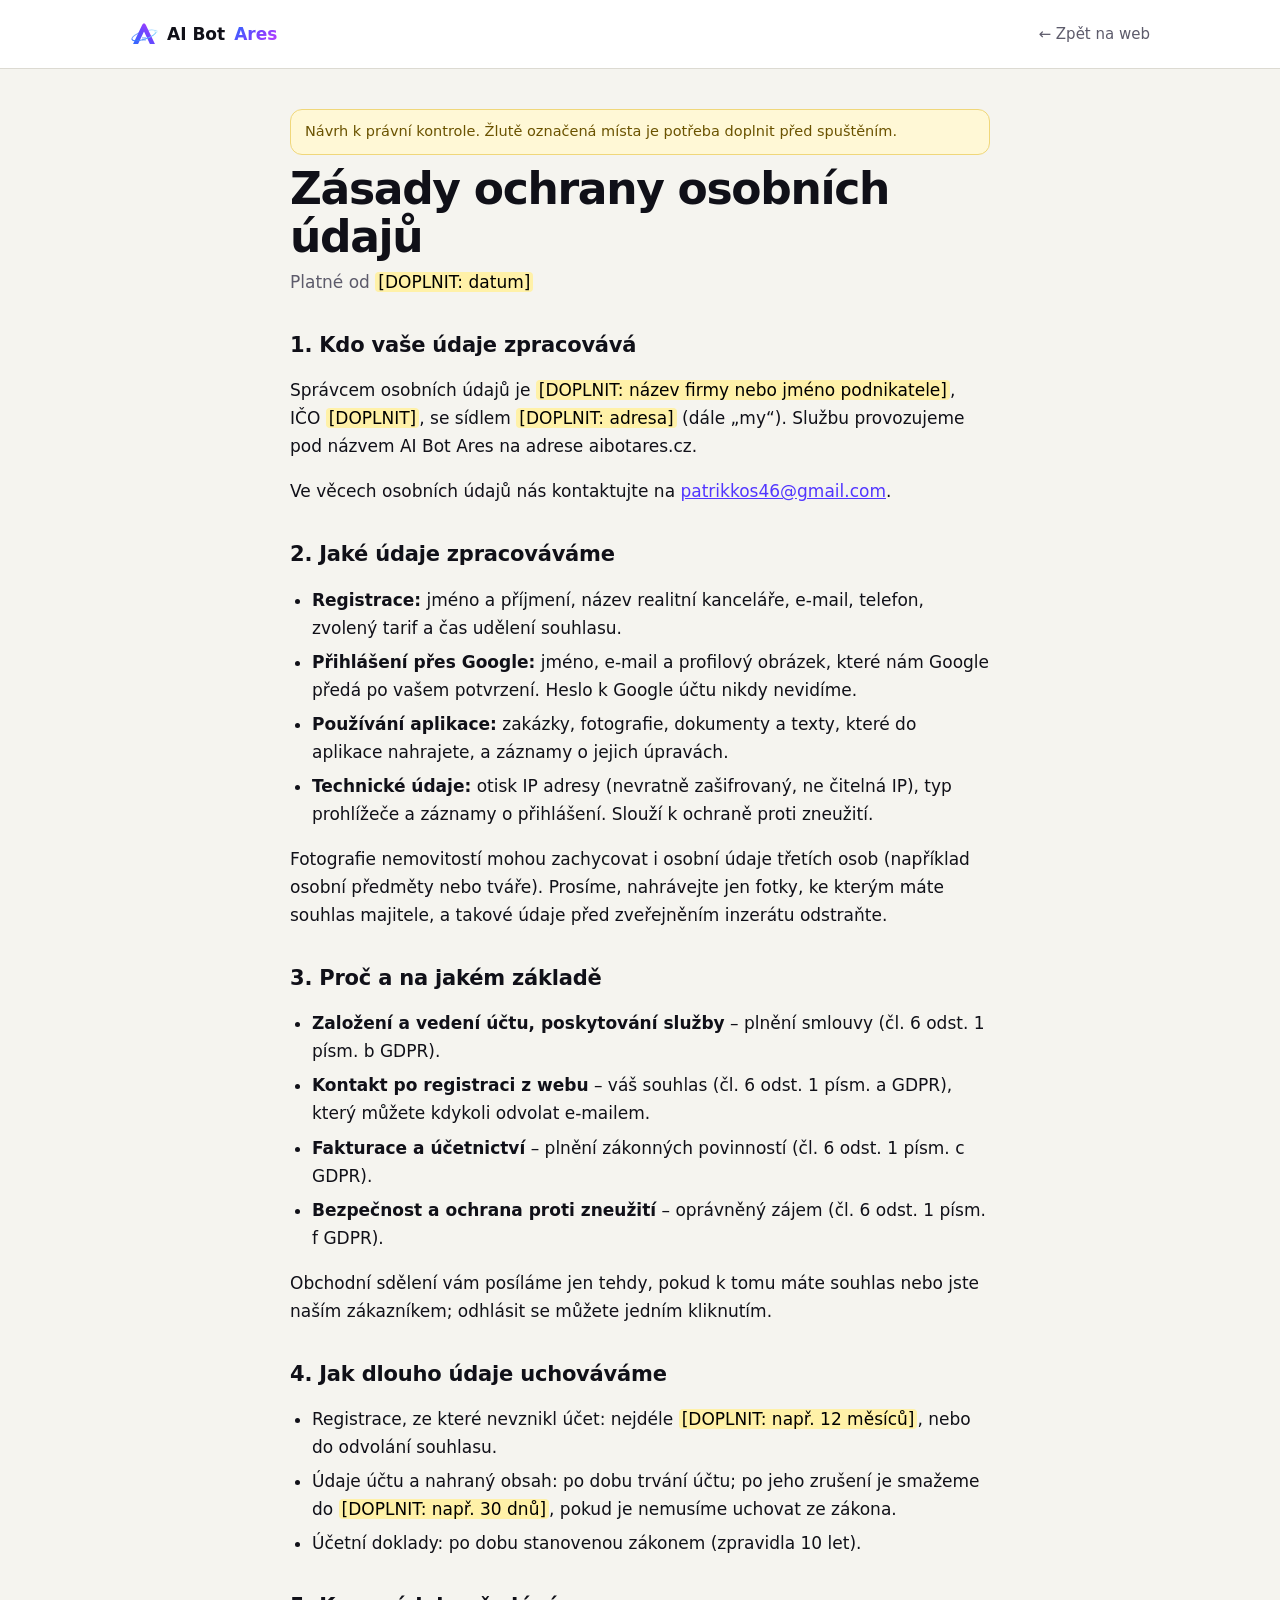
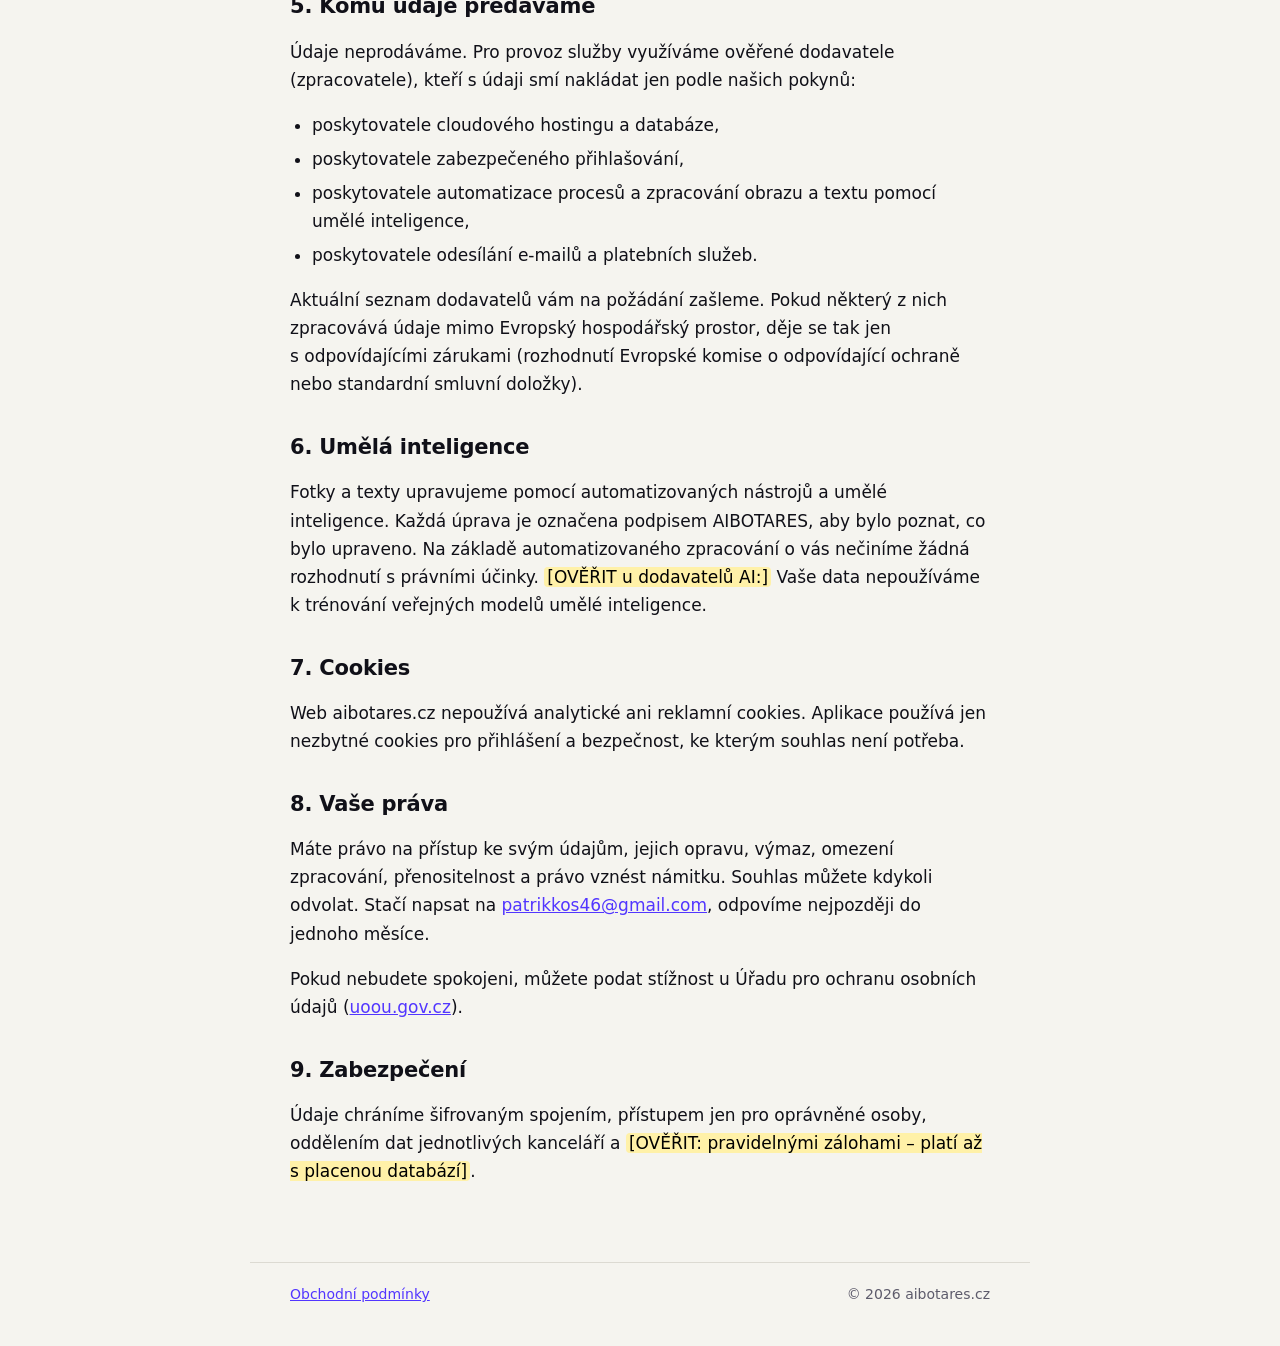
<file: zasady-ochrany-osobnich-udaju.html>
<!DOCTYPE html>
<html lang="cs">
<head>
<meta charset="utf-8">
<meta name="viewport" content="width=device-width,initial-scale=1">
<title>Zásady ochrany osobních údajů · AI Bot Ares</title>
<meta name="description" content="Jak AI Bot Ares zpracovává osobní údaje makléřů a realitních kanceláří.">
<meta name="robots" content="noindex">
<link rel="icon" href="logo.svg" type="image/svg+xml">
<link rel="stylesheet" href="pravni.css">
</head>
<body>
<header class="top"><div class="wrap"><a class="brand" href="index.html"><img src="logo.svg" alt="">AI Bot <em>Ares</em></a><a class="back" href="vstup.html">← Zpět na web</a></div></header>
<main class="wrap doc">
<p class="draft" role="note">Návrh k&nbsp;právní kontrole. Žlutě označená místa je potřeba doplnit před spuštěním.</p>
<h1>Zásady ochrany osobních údajů</h1>
<p class="meta">Platné od <mark>[DOPLNIT: datum]</mark></p>

<h2>1. Kdo vaše údaje zpracovává</h2>
<p>Správcem osobních údajů je <mark>[DOPLNIT: název firmy nebo jméno podnikatele]</mark>, IČO <mark>[DOPLNIT]</mark>, se sídlem <mark>[DOPLNIT: adresa]</mark> (dále „my“). Službu provozujeme pod názvem AI Bot Ares na adrese aibotares.cz.</p>
<p>Ve věcech osobních údajů nás kontaktujte na <a href="mailto:patrikkos46@gmail.com">patrikkos46@gmail.com</a>.</p>

<h2>2. Jaké údaje zpracováváme</h2>
<ul>
<li><b>Registrace:</b> jméno a příjmení, název realitní kanceláře, e-mail, telefon, zvolený tarif a čas udělení souhlasu.</li>
<li><b>Přihlášení přes Google:</b> jméno, e-mail a profilový obrázek, které nám Google předá po vašem potvrzení. Heslo k&nbsp;Google účtu nikdy nevidíme.</li>
<li><b>Používání aplikace:</b> zakázky, fotografie, dokumenty a texty, které do aplikace nahrajete, a záznamy o jejich úpravách.</li>
<li><b>Technické údaje:</b> otisk IP adresy (nevratně zašifrovaný, ne čitelná IP), typ prohlížeče a záznamy o přihlášení. Slouží k&nbsp;ochraně proti zneužití.</li>
</ul>
<p>Fotografie nemovitostí mohou zachycovat i osobní údaje třetích osob (například osobní předměty nebo tváře). Prosíme, nahrávejte jen fotky, ke kterým máte souhlas majitele, a takové údaje před zveřejněním inzerátu odstraňte.</p>

<h2>3. Proč a na jakém základě</h2>
<ul>
<li><b>Založení a vedení účtu, poskytování služby</b> – plnění smlouvy (čl. 6 odst. 1 písm. b GDPR).</li>
<li><b>Kontakt po registraci z&nbsp;webu</b> – váš souhlas (čl. 6 odst. 1 písm. a GDPR), který můžete kdykoli odvolat e-mailem.</li>
<li><b>Fakturace a účetnictví</b> – plnění zákonných povinností (čl. 6 odst. 1 písm. c GDPR).</li>
<li><b>Bezpečnost a ochrana proti zneužití</b> – oprávněný zájem (čl. 6 odst. 1 písm. f GDPR).</li>
</ul>
<p>Obchodní sdělení vám posíláme jen tehdy, pokud k&nbsp;tomu máte souhlas nebo jste naším zákazníkem; odhlásit se můžete jedním kliknutím.</p>

<h2>4. Jak dlouho údaje uchováváme</h2>
<ul>
<li>Registrace, ze které nevznikl účet: nejdéle <mark>[DOPLNIT: např. 12 měsíců]</mark>, nebo do odvolání souhlasu.</li>
<li>Údaje účtu a nahraný obsah: po dobu trvání účtu; po jeho zrušení je smažeme do <mark>[DOPLNIT: např. 30 dnů]</mark>, pokud je nemusíme uchovat ze zákona.</li>
<li>Účetní doklady: po dobu stanovenou zákonem (zpravidla 10 let).</li>
</ul>

<h2>5. Komu údaje předáváme</h2>
<p>Údaje neprodáváme. Pro provoz služby využíváme ověřené dodavatele (zpracovatele), kteří s&nbsp;údaji smí nakládat jen podle našich pokynů:</p>
<ul>
<li>poskytovatele cloudového hostingu a databáze,</li>
<li>poskytovatele zabezpečeného přihlašování,</li>
<li>poskytovatele automatizace procesů a zpracování obrazu a textu pomocí umělé inteligence,</li>
<li>poskytovatele odesílání e-mailů a platebních služeb.</li>
</ul>
<p>Aktuální seznam dodavatelů vám na požádání zašleme. Pokud některý z&nbsp;nich zpracovává údaje mimo Evropský hospodářský prostor, děje se tak jen s&nbsp;odpovídajícími zárukami (rozhodnutí Evropské komise o odpovídající ochraně nebo standardní smluvní doložky).</p>

<h2>6. Umělá inteligence</h2>
<p>Fotky a texty upravujeme pomocí automatizovaných nástrojů a umělé inteligence. Každá úprava je označena podpisem AIBOTARES, aby bylo poznat, co bylo upraveno. Na základě automatizovaného zpracování o vás nečiníme žádná rozhodnutí s&nbsp;právními účinky. <mark>[OVĚŘIT u dodavatelů AI:]</mark> Vaše data nepoužíváme k&nbsp;trénování veřejných modelů umělé inteligence.</p>

<h2>7. Cookies</h2>
<p>Web aibotares.cz nepoužívá analytické ani reklamní cookies. Aplikace používá jen nezbytné cookies pro přihlášení a bezpečnost, ke kterým souhlas není potřeba.</p>

<h2>8. Vaše práva</h2>
<p>Máte právo na přístup ke svým údajům, jejich opravu, výmaz, omezení zpracování, přenositelnost a právo vznést námitku. Souhlas můžete kdykoli odvolat. Stačí napsat na <a href="mailto:patrikkos46@gmail.com">patrikkos46@gmail.com</a>, odpovíme nejpozději do jednoho měsíce.</p>
<p>Pokud nebudete spokojeni, můžete podat stížnost u Úřadu pro ochranu osobních údajů (<a href="https://uoou.gov.cz" rel="noopener">uoou.gov.cz</a>).</p>

<h2>9. Zabezpečení</h2>
<p>Údaje chráníme šifrovaným spojením, přístupem jen pro oprávněné osoby, oddělením dat jednotlivých kanceláří a <mark>[OVĚŘIT: pravidelnými zálohami – platí až s placenou databází]</mark>.</p>
</main>
<footer class="wrap foot"><a href="obchodni-podminky.html">Obchodní podmínky</a><span>© 2026 aibotares.cz</span></footer>
</body>
</html>
</file>
<file: pravni.css>
:root{--paper:#f5f4ef;--ink:#101018;--mut:#5d5b6b;--line:#dcdad2;--acc:#5236ff;--g:linear-gradient(135deg,#2f6bff 0%,#6a46ff 45%,#c13bff 100%);--sans:-apple-system,"SF Pro Text","Segoe UI",system-ui,sans-serif}
*{box-sizing:border-box}
body{margin:0;background:var(--paper);color:var(--ink);font:17px/1.65 var(--sans);-webkit-font-smoothing:antialiased}
.wrap{max-width:780px;margin:0 auto;padding:0 clamp(18px,5vw,40px)}
a{color:var(--acc)}
:focus-visible{outline:3px solid var(--acc);outline-offset:3px;border-radius:6px}
.top{border-bottom:1px solid var(--line);background:#fff}
.top .wrap{display:flex;align-items:center;justify-content:space-between;min-height:68px;max-width:1100px}
.brand{display:flex;align-items:center;gap:9px;font:800 17px var(--sans);color:var(--ink);text-decoration:none}
.brand img{width:28px;height:28px}
.brand em{font-style:normal;background:var(--g);-webkit-background-clip:text;background-clip:text;color:transparent}
.back{color:var(--mut);text-decoration:none;font-size:15px;min-height:44px;display:inline-flex;align-items:center}
.back:hover{color:var(--ink)}
.doc{padding-top:40px;padding-bottom:60px}
h1{font:800 clamp(30px,5vw,44px)/1.1 var(--sans);letter-spacing:-.03em;margin:10px 0 6px}
h2{font:750 21px/1.3 var(--sans);letter-spacing:-.01em;margin:36px 0 8px}
.meta{color:var(--mut);margin:0 0 10px}
ul{padding-left:22px}li{margin:6px 0}
mark{background:#fff1a8;padding:0 3px;border-radius:4px}
.draft{background:#fff8d6;border:1px solid #f0d77a;color:#6b5300;border-radius:12px;padding:10px 14px;font-size:14.5px;margin:0}
.foot{display:flex;justify-content:space-between;gap:16px;flex-wrap:wrap;border-top:1px solid var(--line);padding-top:20px;padding-bottom:40px;color:var(--mut);font-size:14px}
</file>
